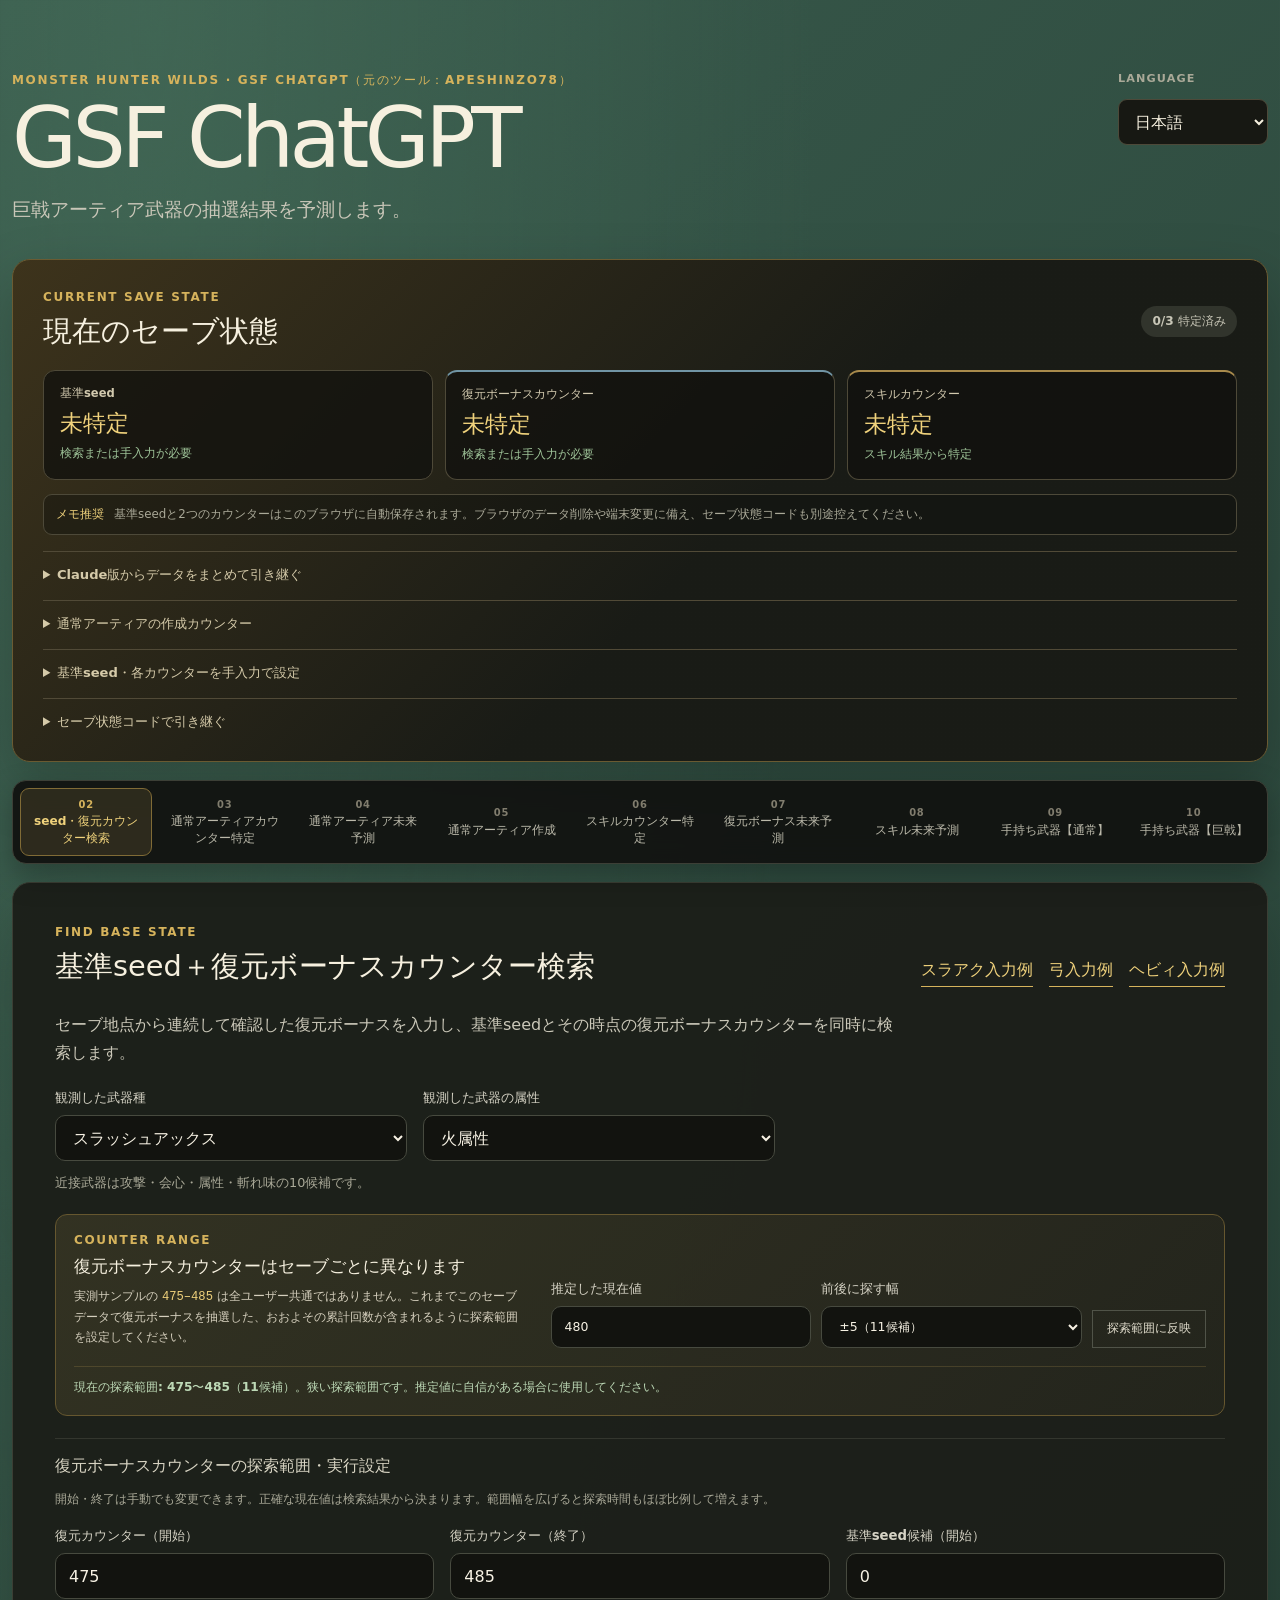
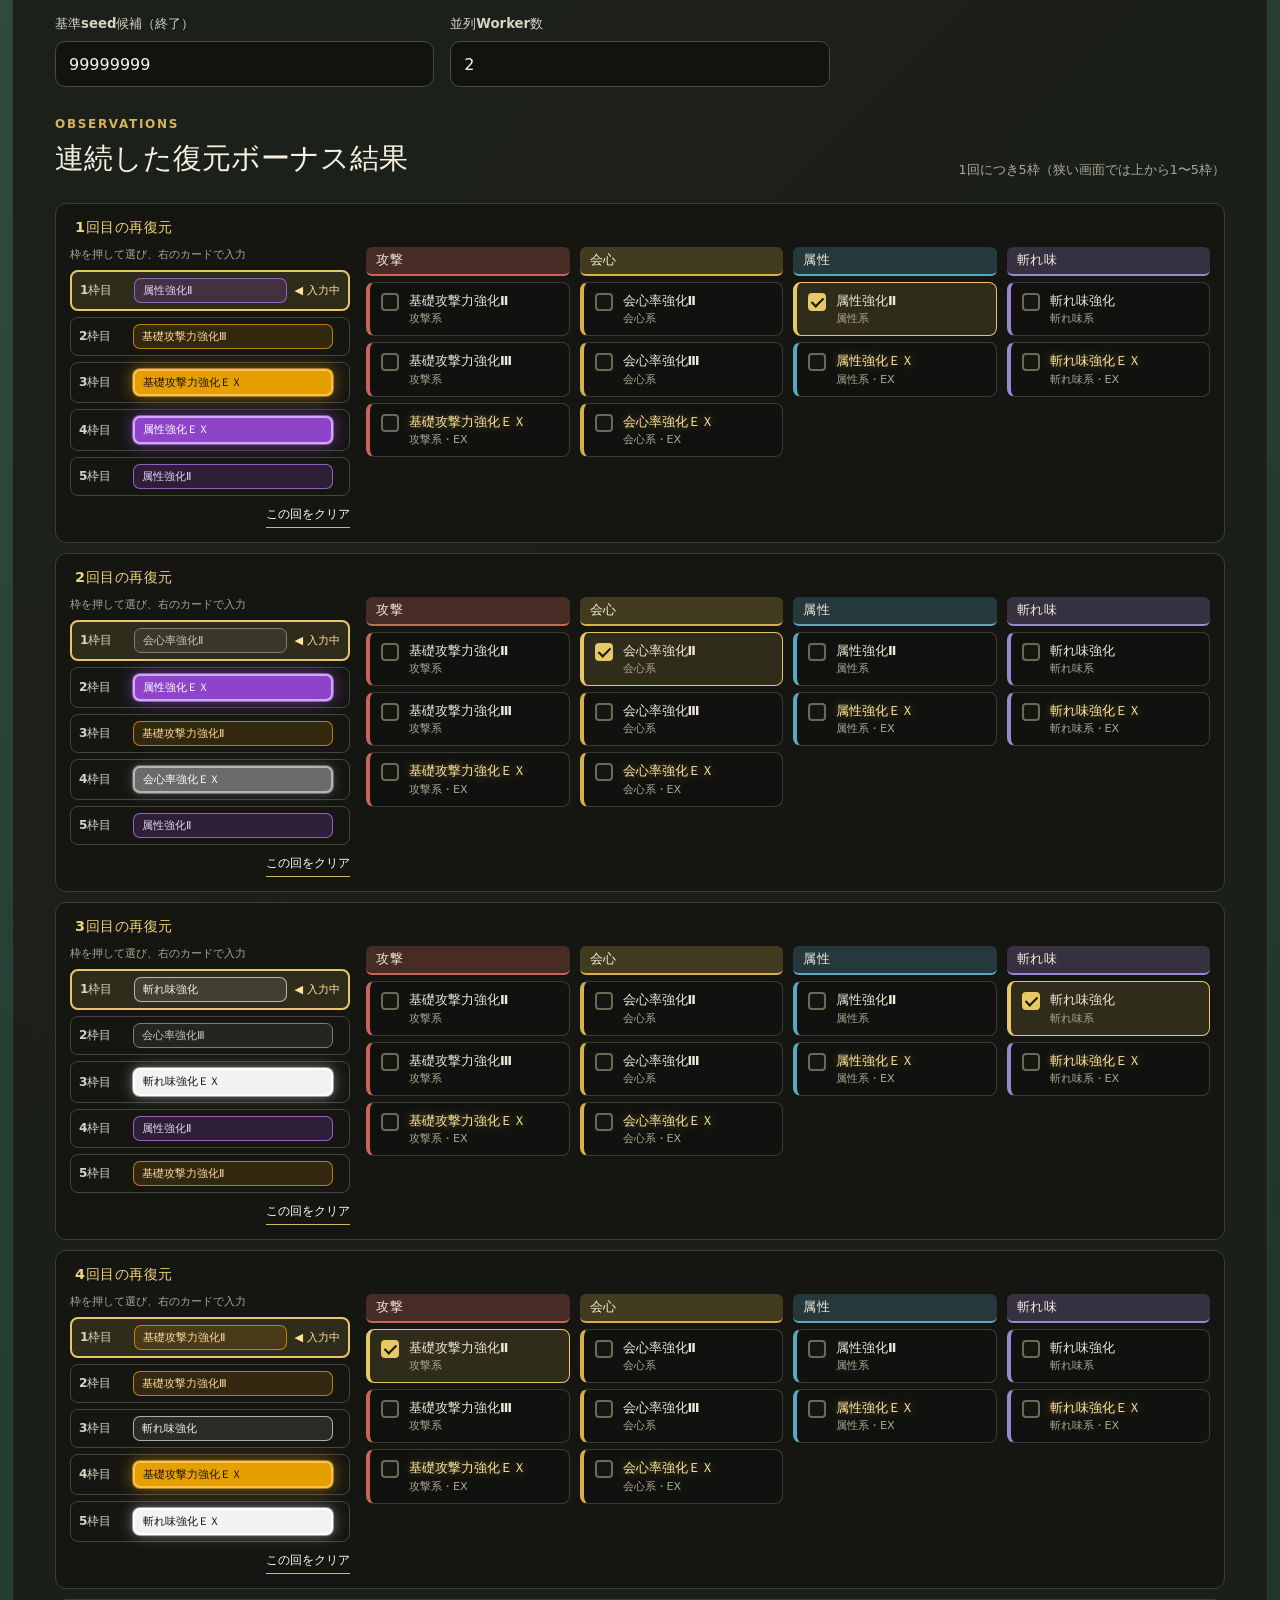
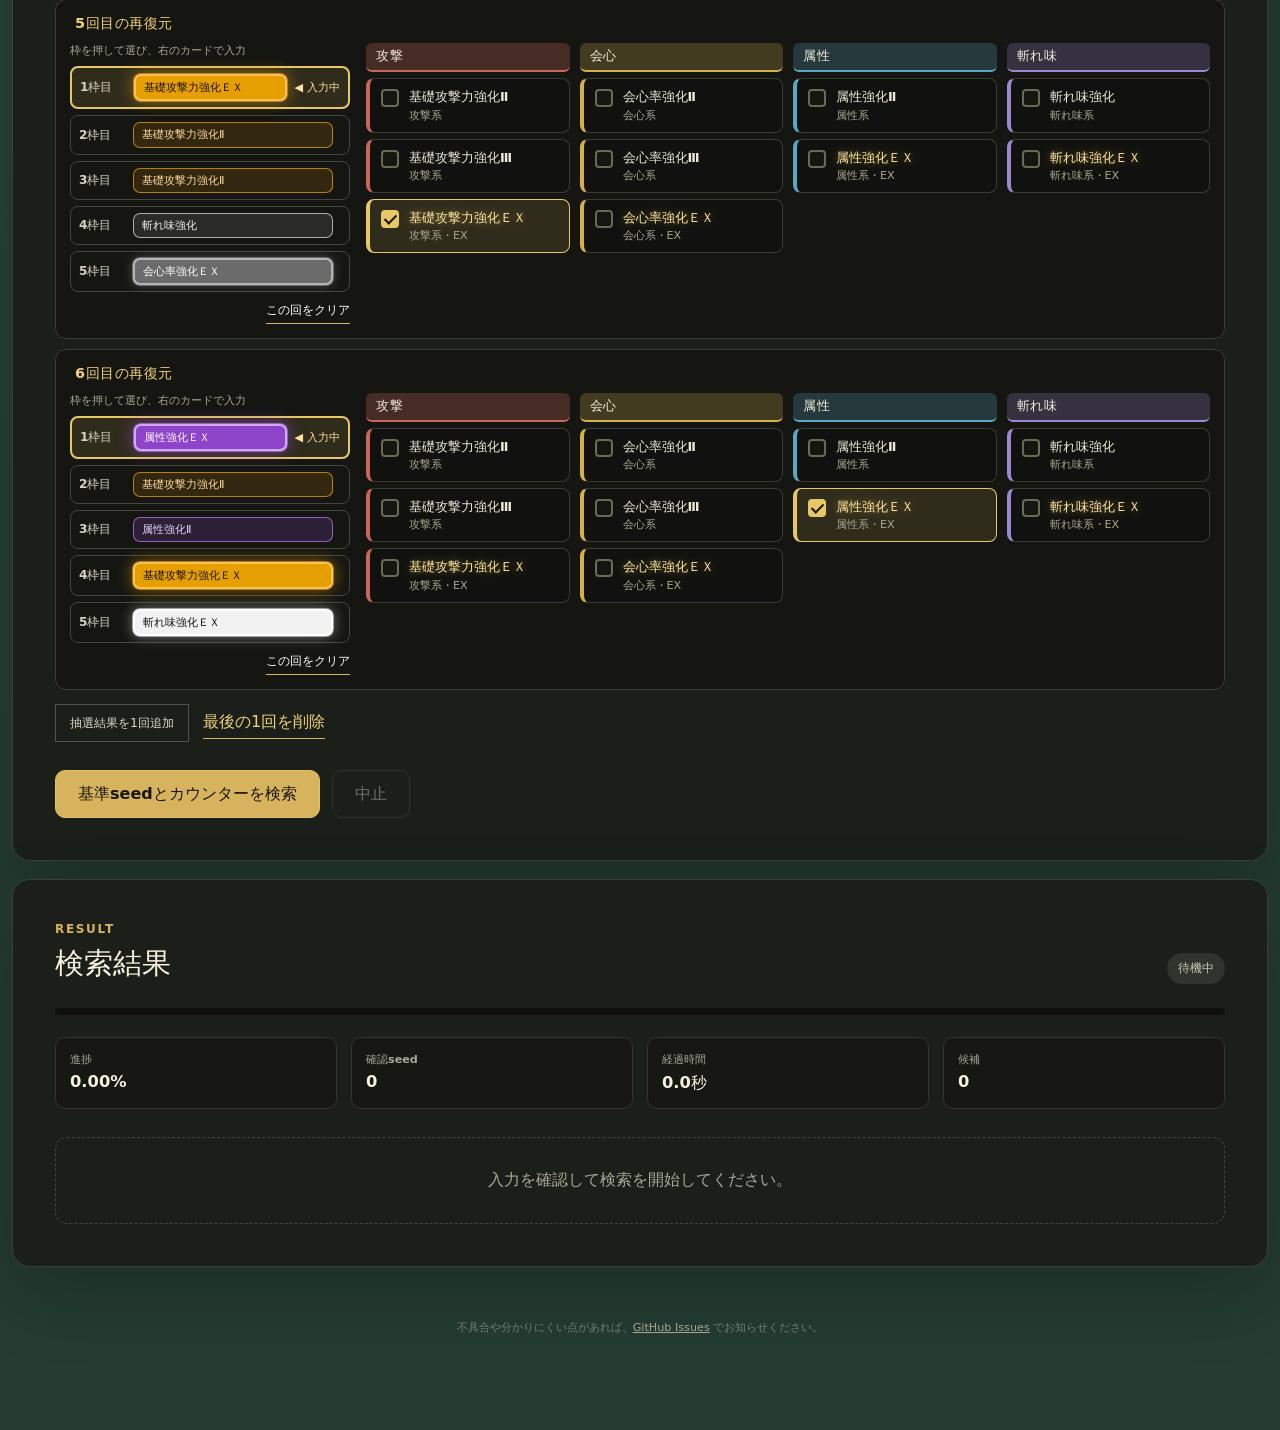
<file: index.html>
<!doctype html>
<html lang="ja">
  <head>
    <meta charset="utf-8" />
    <meta name="viewport" content="width=device-width, initial-scale=1" />
    <meta name="color-scheme" content="light" />
    <title>GSF ChatGPT</title>
    <link rel="icon" href="./favicon.svg?v=chatgpt-c1" type="image/svg+xml" />
    <link rel="stylesheet" href="./styles.css?v=__BUILD_ID__" />
    <link rel="stylesheet" href="./chatgpt.css?v=skill-result-scope-20261030-1" />
    <link rel="stylesheet" href="./light-theme.css" />
  </head>
  <body class="theme-light">
    <main class="shell">
      <header class="hero">
        <div class="hero-copy">
          <p class="eyebrow">Monster Hunter Wilds · Browser tool</p>
          <h1>GSF ChatGPT</h1>
          <p class="lead">
            巨戟アーティア武器の抽選結果を予測します。
          </p>
        </div>
        <label class="language-picker" for="language-select">
          <span>Language</span>
          <select id="language-select" aria-label="Language">
            <option value="ja">日本語</option>
            <option value="en">English</option>
            <option value="zh-Hant">繁體中文</option>
          </select>
        </label>
      </header>

      <section class="save-state-panel" aria-labelledby="save-state-title">
        <div class="save-state-heading">
          <div>
            <p class="step">CURRENT SAVE STATE</p>
            <h2 id="save-state-title">現在のセーブ状態</h2>
          </div>
          <p id="save-state-summary" class="status-pill">未特定</p>
        </div>
        <div class="save-state-values">
          <article>
            <span>基準seed</span>
            <strong id="state-base-seed">未特定</strong>
            <small id="state-base-seed-status">検索または手入力が必要</small>
          </article>
          <article class="bonus-counter-state">
            <span>復元ボーナスカウンター</span>
            <strong id="state-bonus-counter">未特定</strong>
            <small id="state-bonus-counter-status">検索または手入力が必要</small>
          </article>
          <article class="skill-counter-state">
            <span>スキルカウンター</span>
            <strong id="state-skill-counter">未特定</strong>
            <small id="state-skill-counter-status">スキル結果から特定</small>
          </article>
        </div>
        <p class="storage-note"><strong>メモ推奨</strong><span>基準seedと2つのカウンターはこのブラウザに自動保存されます。ブラウザのデータ削除や端末変更に備え、セーブ状態コードも別途控えてください。</span></p>
        <details class="state-code-details artian-save-counter-details">
          <summary>通常アーティアの作成カウンター</summary>
          <p>武器種ごとに別のカウンターを使用します。同じ武器種の無属性・属性・状態異常では共通です。</p>
          <div id="save-state-artian-counter-overview-grid" class="artian-counter-overview-grid"></div>
        </details>
        <details class="state-code-details state-manual-details">
          <summary>基準seed・各カウンターを手入力で設定</summary>
          <p>
            すでに値が分かっている場合は、検索せずに現在のセーブ状態へ設定できます。
            分からないカウンターは空欄のままにできます。
          </p>
          <div class="continuation-controls manual-state-controls">
            <label>
              <span>基準seed</span>
              <input id="manual-state-base-seed" type="number" min="0" max="99999999" placeholder="0〜99,999,999" />
            </label>
            <label>
              <span>復元ボーナスカウンター</span>
              <input id="manual-state-bonus-counter" type="number" min="0" max="4294967295" placeholder="未特定なら空欄" />
            </label>
            <label>
              <span>スキルカウンター</span>
              <input id="manual-state-skill-counter" type="number" min="0" max="4294967295" placeholder="未特定なら空欄" />
            </label>
            <button id="apply-manual-state" class="secondary" type="button">現在の状態に設定</button>
          </div>
          <p id="manual-state-message" class="continuation-message" aria-live="polite"></p>
          <p id="manual-state-error" class="error" role="alert" hidden></p>
        </details>
        <details class="state-code-details">
          <summary>セーブ状態コードで引き継ぐ</summary>
          <p>
            状態コードは基準seedと特定済みカウンターをまとめた、このツール専用の引き継ぎコードです。
          </p>
          <div class="continuation-controls">
            <label>
              <span>セーブ状態コード</span>
              <input id="continuation-code" type="text" placeholder="GSF2-B86315169-G487-S188" />
            </label>
            <button id="open-continuation" class="secondary" type="button">状態を読み込む</button>
          </div>
          <p id="continuation-message" class="continuation-message" aria-live="polite"></p>
          <p id="continuation-error" class="error" role="alert" hidden></p>
        </details>
      </section>

      <nav class="app-tabs" aria-label="機能を選択">
        <button type="button" class="tab-button active" data-tab="guide" aria-selected="true"><span>01</span>使い方</button>
        <button type="button" class="tab-button" data-tab="search" aria-selected="false"><span>02</span>seed・復元カウンター検索</button>
        <button type="button" class="tab-button" data-tab="skill-search" aria-selected="false"><span>03</span>スキルカウンター特定</button>
        <button type="button" class="tab-button" data-tab="bonus-future" aria-selected="false"><span>04</span>復元ボーナス未来予測</button>
        <button type="button" class="tab-button" data-tab="skill-future" aria-selected="false"><span>05</span>スキル未来予測</button>
        <button type="button" class="tab-button" data-tab="artian-search" aria-selected="false"><span>06</span>通常アーティアカウンター特定</button>
        <button type="button" class="tab-button" data-tab="artian-future" aria-selected="false"><span>07</span>通常アーティア未来予測</button>
      </nav>

      <div class="tab-view" data-tab-view="search" hidden>
        <form id="search-form" class="panel">
          <div class="section-heading">
            <div><p class="step">FIND BASE STATE</p><h2>基準seed＋復元ボーナスカウンター検索</h2></div>
            <div class="sample-actions">
              <button type="button" id="load-sample" class="text-button">スラアク入力例</button>
              <button type="button" id="load-bow-sample" class="text-button">弓入力例</button>
              <button type="button" id="load-heavy-bowgun-sample" class="text-button">ヘビィ入力例</button>
            </div>
          </div>
          <p class="prediction-intro">セーブ地点から連続して確認した復元ボーナスを入力し、基準seedとその時点の復元ボーナスカウンターを同時に検索します。</p>
          <div class="field-grid basic-grid">
            <label><span>観測した武器種</span><select id="weapon-type" required></select></label>
            <label><span>観測した武器の属性</span><select id="attribute-force" required></select></label>
          </div>
          <p id="bonus-pool-note" class="pool-note"></p>
          <section class="counter-range-guide" aria-labelledby="counter-range-guide-title">
            <div><p class="step">COUNTER RANGE</p><h3 id="counter-range-guide-title">復元ボーナスカウンターはセーブごとに異なります</h3><p>実測サンプルの <code>475–485</code> は全ユーザー共通ではありません。これまでこのセーブデータで復元ボーナスを抽選した、おおよその累計回数が含まれるように探索範囲を設定してください。</p></div>
            <div class="counter-range-planner">
              <label><span>推定した現在値</span><input id="counter-estimate" type="number" min="0" max="4294967295" value="480" /></label>
              <label>
                <span>前後に探す幅</span>
                <select id="counter-radius">
                  <option value="5" selected>±5（11候補）</option>
                  <option value="25">±25（51候補）</option>
                  <option value="50">±50（101候補）</option>
                  <option value="250">±250（501候補・長時間）</option>
                  <option value="500">±500（1,001候補・非常に長時間）</option>
                  <option value="1000">±1000（2,001候補・非常に長時間）</option>
                </select>
              </label>
              <button id="apply-counter-estimate" class="secondary small-button" type="button">探索範囲に反映</button>
            </div>
            <p id="counter-range-summary" class="counter-range-summary" aria-live="polite"></p>
          </section>
          <section class="advanced visible-advanced" aria-labelledby="search-settings-title">
            <h3 id="search-settings-title" class="advanced-heading">復元ボーナスカウンターの探索範囲・実行設定</h3>
            <p class="advanced-note">開始・終了は手動でも変更できます。正確な現在値は検索結果から決まります。範囲幅を広げると探索時間もほぼ比例して増えます。</p>
            <div class="field-grid advanced-grid compact-grid">
              <label><span>復元カウンター（開始）</span><input id="counter-start" type="number" min="0" value="475" required /></label>
              <label><span>復元カウンター（終了）</span><input id="counter-end" type="number" min="0" value="485" required /></label>
              <label><span>基準seed候補（開始）</span><input id="seed-start" type="number" min="0" max="99999999" value="0" required /></label>
              <label><span>基準seed候補（終了）</span><input id="seed-end" type="number" min="0" max="99999999" value="99999999" required /></label>
              <label><span>並列Worker数</span><input id="worker-count" type="number" min="1" max="16" value="4" required /></label>
            </div>
          </section>
          <div class="section-heading observations-heading">
            <div><p class="step">OBSERVATIONS</p><h2>連続した復元ボーナス結果</h2></div>
            <p class="heading-note">1回につき5枠（狭い画面では上から1〜5枠）</p>
          </div>
          <div id="observation-rows" class="observation-rows"></div>
          <div class="observation-controls">
            <button type="button" id="add-observation" class="secondary small-button">抽選結果を1回追加</button>
            <button type="button" id="remove-observation" class="text-button">最後の1回を削除</button>
          </div>
          <p id="form-error" class="error" role="alert" hidden></p>
          <div class="actions"><button id="start-button" class="primary" type="submit">基準seedとカウンターを検索</button><button id="cancel-button" class="secondary" type="button" disabled>中止</button></div>
        </form>
        <section id="progress-panel" class="panel results-panel" aria-live="polite">
          <div class="section-heading"><div><p class="step">RESULT</p><h2>検索結果</h2></div><p id="status-text" class="status-pill">待機中</p></div>
          <div class="progress-track" aria-hidden="true"><div id="progress-bar" class="progress-bar"></div></div>
          <div class="metrics">
            <div><span>進捗</span><strong id="progress-value">0.00%</strong></div><div><span>確認seed</span><strong id="checked-value">0</strong></div><div><span>経過時間</span><strong id="elapsed-value">0.0秒</strong></div><div><span>候補</span><strong id="candidate-value">0</strong></div>
          </div>
          <div id="empty-result" class="empty-result">入力を確認して検索を開始してください。</div><ol id="candidate-list" class="candidate-list"></ol>
        </section>
      </div>

      <div class="tab-view" data-tab-view="skill-search" hidden>
        <section class="panel" aria-labelledby="skill-search-title">
          <div class="section-heading"><div><p class="step">FIND SKILL COUNTER</p><h2 id="skill-search-title">スキルカウンター特定</h2></div><p id="skill-status" class="status-pill">観測結果を入力してください</p></div>
          <p class="prediction-intro">現在の基準seedを使い、セーブ地点から連続して確認したシリーズ・グループスキルからスキルカウンターを特定します。復元ボーナスカウンターは変化しません。</p>
          <div class="dependency-state"><span>使用する基準seed</span><strong id="skill-search-base-seed">未特定</strong></div>
          <div class="field-grid skill-settings">
            <label><span>観測した武器種</span><select id="skill-weapon-type"></select></label><label><span>観測した属性</span><select id="skill-attribute-force"></select></label>
          </div>
          <div class="section-heading skill-observation-heading"><div><h3>連続したスキル再付与結果</h3><p>左がシリーズ、右がグループです。</p></div></div>
          <div id="skill-observation-rows" class="skill-observation-rows"></div>
          <div class="observation-controls"><button type="button" id="add-skill-observation" class="secondary small-button">スキル結果を1回追加</button><button type="button" id="remove-skill-observation" class="text-button">最後の1回を削除</button></div>
          <details class="advanced skill-advanced"><summary>スキルカウンターの探索範囲</summary><p class="advanced-note">通常は変更不要です。候補0件の場合に範囲を広げます。</p><div class="field-grid advanced-grid compact-grid"><label><span>カウンター候補（開始）</span><input id="skill-counter-start" type="number" min="0" value="0" /></label><label><span>カウンター候補（終了）</span><input id="skill-counter-end" type="number" min="0" value="100000" /></label></div></details>
          <div class="actions skill-actions"><button id="find-skill-position" class="primary" type="button">スキルカウンターを特定</button></div><p id="skill-error" class="error" role="alert" hidden></p>
        </section>
      </div>

      <div class="tab-view" data-tab-view="bonus-future" hidden>
        <section id="prediction-panel" class="panel prediction-panel">
          <div class="section-heading"><div><p id="bonus-future-kicker" class="step">RESET BONUSES FUTURE</p><h2>復元ボーナス未来予測</h2></div><p id="comparison-status" class="status-pill">状態と予測対象を設定してください</p></div>
          <aside class="artian-route-notice compact-route-notice" aria-labelledby="bonus-artian-route-title">
            <div class="artian-route-copy">
              <p class="step">CHOOSE A ROUTE</p>
              <h3 id="bonus-artian-route-title">系統構成は、通常アーティアから</h3>
              <p>攻撃×5、攻撃×4＋斬れ味×1、属性×4＋斬れ味×1は、「ボーナスをリセットして再復元」より通常アーティアの方が効率よく狙えます。まず通常アーティア未来予測を確認してください。</p>
              <p class="artian-route-efficiency">具体的な確率差は、<button class="text-button artian-tip-link" type="button" data-open-artian-tip>使い方のTIPで確認できます</button>。</p>
              <div class="artian-route-examples" aria-label="通常アーティア向きの構成例"><span>通常アーティア向き</span><strong>攻撃×5</strong><strong>攻撃×4＋斬れ味×1</strong><strong>属性×4＋斬れ味×1</strong></div>
            </div>
            <button class="secondary artian-route-button" type="button" data-open-artian-future>通常アーティア未来予測を開く</button>
          </aside>
          <section class="prediction-state-editor bonus-state-editor" aria-labelledby="bonus-state-title">
            <div><p class="step">PREDICTION ORIGIN</p><h3 id="bonus-state-title">予測の基準状態</h3></div>
            <div class="prediction-state-grid">
              <label><span>基準seed</span><input id="bonus-state-base-seed" type="number" min="0" max="99999999" placeholder="未特定" /></label>
              <label><span>復元ボーナスカウンター</span><input id="bonus-state-counter" type="number" min="0" max="4294967295" placeholder="未特定" /></label>
              <label class="preserved-state"><span>スキルカウンター</span><input id="bonus-state-skill-counter" type="text" value="未特定" readonly /><small>復元抽選では変化しません</small></label>
              <button id="apply-bonus-state" class="primary" type="button">この状態で予測</button>
            </div><p id="bonus-state-message" class="continuation-message" aria-live="polite"></p><p id="bonus-state-error" class="error" role="alert" hidden></p>
          </section>
          <section class="bonus-operation-section" aria-labelledby="bonus-operation-title">
            <div><p class="step">LOTTERY METHOD</p><h3 id="bonus-operation-title">ゲーム内で行う再復元</h3><p>まずリセットで希望の構成を探し、その構成を引き継いでEX厳選へ進めます。</p></div>
            <fieldset id="bonus-operation-selector" class="bonus-operation-selector">
              <legend class="sr-only">再復元の方法</legend>
              <label class="operation-card"><input id="bonus-operation-reset" type="radio" name="bonus-operation" value="reset" checked /><span><strong>ボーナスをリセットして再復元</strong><small>全候補から5枠の構成を抽選</small></span></label>
              <label class="operation-card"><input id="bonus-operation-keep" type="radio" name="bonus-operation" value="keep" /><span><strong>ボーナスを同じ構成で再復元</strong><small>5枠の系統を維持してII・III・EX等を抽選</small></span></label>
            </fieldset>
            <div id="keep-layout-panel" class="keep-layout-panel" hidden>
              <div class="keep-layout-heading"><div><h4>EX未厳選武器ごとの現在構成</h4><p>登録した各武器について、ゲーム画面の左から順に5枠の系統を選びます。II・III・EXの入力は不要です。</p></div><span id="keep-layout-source" class="status-pill">武器ごとに構成を入力</span></div>
              <p id="keep-layout-error" class="error" role="alert" hidden></p>
              <div id="keep-layout-inputs" class="keep-layout-inputs"></div>
              <p class="keep-layout-note">同じ武器種・属性でも、別の武器プロファイルとして複数登録できます。無属性武器とボウガンには属性系、弓には斬れ味・装填系の構成を使用できません。</p>
            </div>
          </section>
          <section class="comparison-section" aria-labelledby="comparison-title">
            <div class="section-heading comparison-heading"><div><p class="step">REGISTERED TARGETS</p><h2 id="comparison-title">登録した武器種・属性を一覧比較</h2></div><p id="comparison-target-capacity" class="status-pill">0/140件</p></div>
            <p class="prediction-intro">リセット抽選は武器種・属性が同じなら同じ結果です。「ボーナスを同じ構成で再復元」でEXを厳選する場合は、同じ武器種・属性の別武器も表示名を付けて複数登録できます。</p>
            <div class="field-grid comparison-settings target-registration-grid">
              <label><span>表示名（任意）</span><input id="comparison-target-label" type="text" maxlength="24" placeholder="例：火太刀" /></label><label><span>武器種</span><select id="comparison-weapon-type"></select></label><label><span>属性</span><select id="comparison-attribute-force"></select></label><label><span>表示する回数</span><input id="comparison-count" type="number" min="1" max="10000" value="100" placeholder="1〜10,000" /></label>
            </div>
            <div class="comparison-actions"><button id="add-comparison-target" class="secondary small-button" type="button">この組み合わせを登録</button><button id="clear-comparison-targets" class="text-button" type="button">登録をすべて削除</button></div>
            <p class="registration-load-note">最大140件まで登録できます。登録数や表示回数が多いほど、計算と表示に時間がかかります。</p>
            <p class="target-reorder-hint">登録済みのタグまたは結果表の見出しをドラッグすると、表示順を変更できます。</p>
            <div id="comparison-target-list" class="comparison-target-list" aria-live="polite"></div><p id="comparison-error" class="error" role="alert" hidden></p>
            <div class="bonus-ex-filter-settings"><div><h3>EX数で絞り込む</h3><p>いずれかの登録武器が最低EX数を満たす行だけ表示します。</p></div><label><span>最低EX数</span><select id="bonus-ex-filter-count"><option value="1">1個以上</option><option value="2">2個以上</option><option value="3" selected>3個以上</option><option value="4">4個以上</option><option value="5">5個</option></select></label><label class="checkbox-label bonus-ex-filter-toggle"><input id="bonus-ex-filter-enabled" type="checkbox" /><span>条件に合う行だけ表示</span></label></div>
            <div class="prediction-export-actions bonus-export-actions"><button id="export-bonus-csv" class="secondary small-button" type="button" disabled>検索結果をCSV出力</button><p id="bonus-export-status" aria-live="polite">1カウンターを1行にし、登録武器ごとに5枠分の列を追加します。EX絞り込みがONの場合は、条件に合う行をすべて出力します。</p></div>
            <p class="adoption-note">「この位置を新しい0にする」は、ゲーム内でその結果まで進めてセーブした場合に使用してください。リセット結果の「この構成でEX厳選へ」は、保存後カウンターと5枠構成をまとめて引き継ぎます。</p>
            <div id="comparison-pager" class="table-pager" aria-label="復元ボーナス結果のページ" hidden><button id="comparison-page-prev" class="secondary small-button" type="button">前の100件</button><span id="comparison-page-status" aria-live="polite"></span><button id="comparison-page-next" class="secondary small-button" type="button">次の100件</button></div>
            <div id="comparison-table-wrap" class="prediction-table-wrap" hidden><table class="prediction-table comparison-table"><thead><tr id="comparison-header-row"></tr></thead><tbody id="comparison-rows"></tbody></table></div>
          </section>
          <section class="detail-prediction-section" aria-labelledby="detail-prediction-title">
            <div class="section-heading"><div><p class="step">DETAIL FILTER</p><h2 id="detail-prediction-title">1条件を詳しく絞り込む</h2></div><p id="prediction-status" class="status-pill">状態待ち</p></div>
            <div class="prediction-source" aria-label="予測の起点"><div><span>基準seed</span><strong id="prediction-seed">—</strong></div><div><span>現在地点</span><strong id="prediction-origin">0</strong></div></div>
            <div class="field-grid prediction-settings"><label><span>予測する武器種</span><select id="prediction-weapon-type"></select></label><label><span>予測する属性</span><select id="prediction-attribute-force"></select></label><label><span>表示する回数</span><input id="prediction-count" type="number" min="1" max="10000" value="100" placeholder="1〜10,000" /></label></div>
            <p id="prediction-pool-note" class="pool-note"></p>
            <div class="prediction-filter-heading"><div><h3>希望ボーナス</h3><p id="prediction-filter-description"><span id="prediction-filter-description-text">「ボーナスをリセットして再復元」で欲しい系統構成を順不同で探します。例：攻撃×4＋斬れ味×1</span><span id="prediction-filter-artian-hint">。系統構成だけを狙う場合は、ほとんどの構成で通常アーティアの方が効率的です。詳しくは<button class="text-button artian-tip-link" type="button" data-open-artian-tip>使い方のTIPS</button>をご覧ください。</span></p></div><div class="prediction-filter-actions"><label class="checkbox-label"><input id="prediction-ignore-tier" type="checkbox" checked /><span>強化段階を区別しない（系統構成を順不同で検索）</span></label><label class="checkbox-label"><input id="prediction-matches-only" type="checkbox" checked /><span>一致結果だけ表示</span></label></div></div>
            <div id="prediction-filters" class="prediction-filter-grid"></div><p id="prediction-error" class="error" role="alert" hidden></p>
            <div id="prediction-pager" class="table-pager" aria-label="詳細予測結果のページ" hidden><button id="prediction-page-prev" class="secondary small-button" type="button">前の100件</button><span id="prediction-page-status" aria-live="polite"></span><button id="prediction-page-next" class="secondary small-button" type="button">次の100件</button></div>
            <div class="prediction-table-wrap"><table class="prediction-table"><thead><tr><th>何回先</th><th>保存後の状態</th><th>1枠目</th><th>2枠目</th><th>3枠目</th><th>4枠目</th><th>5枠目</th></tr></thead><tbody id="prediction-rows"></tbody></table></div>
          </section>
        </section>
      </div>

      <div class="tab-view" data-tab-view="skill-future" hidden>
        <section class="panel skill-prediction-section" aria-labelledby="skill-prediction-title">
          <div class="section-heading skill-section-heading"><div><p class="step">SKILLS FUTURE</p><h2 id="skill-prediction-title">スキル未来予測</h2></div><p id="skill-future-status" class="status-pill">状態と予測対象を設定してください</p></div>
          <section class="prediction-state-editor skill-state-editor" aria-labelledby="skill-state-title">
            <div><p class="step">PREDICTION ORIGIN</p><h3 id="skill-state-title">予測の基準状態</h3></div>
            <div class="prediction-state-grid">
              <label><span>基準seed</span><input id="skill-state-base-seed" type="number" min="0" max="99999999" placeholder="未特定" /></label><label><span>スキルカウンター</span><input id="skill-state-counter" type="number" min="0" max="4294967295" placeholder="未特定" /></label><label class="preserved-state"><span>復元ボーナスカウンター</span><input id="skill-state-bonus-counter" type="text" value="未特定" readonly /><small>スキル抽選では変化しません</small></label><button id="apply-skill-state" class="primary" type="button">この状態で予測</button>
            </div><p id="skill-state-message" class="continuation-message" aria-live="polite"></p><p id="skill-state-error" class="error" role="alert" hidden></p>
          </section>
          <section class="comparison-section" aria-labelledby="skill-targets-title">
            <div class="section-heading comparison-heading"><div><p class="step">REGISTERED TARGETS</p><h2 id="skill-targets-title">登録した武器種・属性を一覧比較</h2></div><p id="skill-target-capacity" class="status-pill">0/140件</p></div>
            <div class="field-grid comparison-settings target-registration-grid">
              <label><span>表示名（任意）</span><input id="skill-target-label" type="text" maxlength="24" placeholder="例：火太刀" /></label><label><span>武器種</span><select id="skill-target-weapon-type"></select></label><label><span>属性</span><select id="skill-target-attribute-force"></select></label><label><span>表示する回数</span><input id="skill-prediction-count" type="number" min="1" max="10000" value="100" placeholder="1〜10,000" /></label>
            </div>
            <div class="comparison-actions"><button id="add-skill-target" class="secondary small-button" type="button">この組み合わせを登録</button><button id="clear-skill-targets" class="text-button" type="button">登録をすべて削除</button></div>
            <p class="registration-load-note">最大140件まで登録できます。登録数や表示回数が多いほど、計算と表示に時間がかかります。</p>
            <p class="target-reorder-hint">登録済みのタグまたは結果表の見出しをドラッグすると、表示順を変更できます。</p>
            <div id="skill-target-list" class="comparison-target-list" aria-live="polite"></div><p id="skill-target-error" class="error" role="alert" hidden></p>
          </section>
          <section class="skill-filter-settings" aria-labelledby="skill-filter-title">
            <div class="skill-filter-intro"><h3 id="skill-filter-title">当たり強調・条件一致だけ表示</h3><p>シリーズの複数選択はORで判定します。同じ条件を強調表示と行の絞り込みに使用します。</p></div>
            <label><span>グループスキル</span><select id="skill-filter-group"></select></label>
            <label><span>シリーズ群との条件</span><select id="skill-filter-operator"><option value="and" selected>AND（両方一致）</option><option value="or">OR（どちらか一致）</option></select></label>
            <fieldset class="skill-filter-series"><legend>シリーズスキル（複数選択はOR）</legend><div id="skill-filter-series-options" class="skill-filter-series-options"></div></fieldset>
            <div class="skill-filter-actions"><label class="checkbox-label skill-filter-toggle"><input id="skill-highlight-enabled" type="checkbox" checked /><span>条件に合う要素だけ強調表示</span></label><label class="checkbox-label skill-filter-toggle"><input id="skill-filter-enabled" type="checkbox" /><span>条件に合う行だけ表示</span></label></div>
          </section>
          <div class="prediction-export-actions">
            <button id="export-skill-csv" class="secondary small-button" type="button" disabled>検索結果をCSV出力</button>
            <p id="skill-export-status" aria-live="polite">1カウンターを1行にし、登録武器ごとにシリーズ・グループの列を追加します。フィルターがONの場合は、条件に合う行をすべて出力します。</p>
          </div>
          <p class="adoption-note">スキル結果を採用してセーブした場合は、その行を新しい0地点にできます。復元ボーナスカウンターは維持されます。</p>
          <p class="pool-note">激化で変わる特徴は属性も含めて表示します。ボウガンは主な弾の変化を表示し、装填数の±は巨戟化前からの増減です。確認元：<a href="https://kuroyonhon.com/mhwilds/memo/38.php" target="_blank" rel="noopener noreferrer">検証資料</a>・<a href="https://gamewith.jp/mhwilds/534657" target="_blank" rel="noopener noreferrer">GameWith</a></p>
          <div id="skill-pager" class="table-pager" aria-label="スキル結果のページ" hidden><button id="skill-page-prev" class="secondary small-button" type="button">前の100件</button><span id="skill-page-status" aria-live="polite"></span><button id="skill-page-next" class="secondary small-button" type="button">次の100件</button></div>
          <div id="skill-table-wrap" class="prediction-table-wrap" hidden><table class="prediction-table skill-prediction-table"><thead><tr id="skill-prediction-header-row"></tr></thead><tbody id="skill-prediction-rows"></tbody></table></div>
        </section>
      </div>

      <div class="tab-view" data-tab-view="artian-search" hidden>
        <section class="panel artian-base-section" aria-labelledby="artian-search-title">
          <div class="section-heading artian-base-heading">
            <div><p class="step">BASE ARTIAN COUNTER SEARCH</p><h2 id="artian-search-title">通常アーティアカウンター特定</h2></div>
            <p class="status-pill">レア8専用</p>
          </div>
          <div class="artian-beta-notice">
            <strong>武器種ごとに特定</strong>
            <p>通常アーティアの作成カウンターは武器種ごとに別管理です。同じ武器種であれば、無属性・属性・状態異常で共通のカウンターを使用します。</p>
          </div>

          <section class="artian-settings-section" aria-labelledby="artian-search-target-title">
            <div class="section-heading compact-heading"><div><p class="step">TARGET</p><h3 id="artian-search-target-title">観測した通常アーティア武器</h3></div></div>
            <div class="field-grid artian-search-target-grid">
              <label><span>武器種</span><select id="artian-search-weapon-type"></select></label>
              <label><span>属性の有無</span><select id="artian-search-attribute-force"></select></label>
              <div class="fixed-field"><span>対象レア度</span><strong>レア8（固定）</strong></div>
            </div>
            <p id="artian-search-weapon-verification" class="pool-note"></p>
          </section>

          <section id="artian-counter-search" class="artian-counter-search" aria-labelledby="artian-counter-search-title">
            <div class="section-heading compact-heading"><div><p class="step">FIND CREATE COUNTER</p><h3 id="artian-counter-search-title">作成結果からカウンターを特定</h3></div></div>
            <p class="prediction-intro">上で選んだ武器種・属性の有無をそろえてレア8武器を連続生産し、毎回の復元強化5枠を入力します。確認後に元の状態へ戻す場合は、セーブせずにゲームを終了してください。</p>
            <div class="field-grid artian-search-range">
              <label><span>カウンター候補（開始）</span><input id="artian-counter-start" type="number" min="0" max="1000000" value="0" /></label>
              <label><span>カウンター候補（終了）</span><input id="artian-counter-end" type="number" min="0" max="1000000" value="100000" /></label>
            </div>
            <div id="artian-observation-rows" class="observation-rows artian-observation-rows"></div>
            <div class="observation-controls"><button id="add-artian-observation" class="secondary small-button" type="button">作成結果を1回追加</button><button id="remove-artian-observation" class="text-button" type="button">最後の1回を削除</button></div>
            <div class="actions artian-search-actions"><button id="find-artian-counter" class="primary" type="button">作成カウンターを検索</button><button id="open-artian-future-from-search" class="secondary" type="button" data-open-artian-future disabled>このカウンターで未来予測へ</button></div>
            <p id="artian-search-error" class="error" role="alert" hidden></p>
            <p id="artian-search-message" class="continuation-message" aria-live="polite"></p>
            <div id="artian-counter-candidates" class="artian-counter-candidates" aria-live="polite"></div>
          </section>
        </section>
      </div>

      <div class="tab-view" data-tab-view="artian-future" hidden>
        <section class="panel artian-base-section" aria-labelledby="artian-base-title">
          <div class="section-heading artian-base-heading">
            <div><p class="step">BASE ARTIAN FORECAST</p><h2 id="artian-base-title">通常アーティア未来予測</h2></div>
            <p id="artian-base-status" class="status-pill">基準seedと作成カウンターを設定してください</p>
          </div>
          <p class="prediction-intro">通常アーティア武器の作成カウンターは、武器種ごとに別管理です。同じ武器種であれば、無属性・属性・状態異常で共通のカウンターを使用します。レア8武器を1本生産すると、その武器種のカウンターだけが1つ進みます。</p>
          <div class="artian-counter-jump">
            <div><strong>作成カウンターが分からない場合</strong><span>実際の作成結果から現在位置を検索できます。</span></div>
            <button class="secondary small-button" type="button" data-open-artian-counter-search>カウンターを特定する</button>
          </div>

          <section class="artian-origin-card" aria-labelledby="artian-origin-title">
            <div><p class="step">PREDICTION ORIGIN</p><h3 id="artian-origin-title">予測の基準状態</h3></div>
            <div class="artian-origin-values">
              <div><span>共通の基準seed</span><strong id="artian-base-seed">未特定</strong><small>上部の現在のセーブ状態と共通</small></div>
              <div><span>選択中の作成カウンター</span><strong id="artian-base-current-counter">未特定</strong><small id="artian-base-counter-source">武器種ごとに設定（レア8）</small></div>
            </div>
            <div class="artian-counter-overview">
              <div class="artian-counter-overview-heading"><strong>武器種別の作成カウンター</strong><small>属性・無属性で共通（レア8）</small></div>
              <div id="artian-counter-overview-grid" class="artian-counter-overview-grid"></div>
            </div>
          </section>

          <section class="artian-settings-section" aria-labelledby="artian-settings-title">
            <div class="section-heading compact-heading"><div><p class="step">TARGET</p><h3 id="artian-settings-title">予測する通常アーティア武器</h3></div></div>
            <div class="field-grid artian-settings-grid">
              <label><span>武器種</span><select id="artian-base-weapon-type"></select></label>
              <label><span>属性の有無</span><select id="artian-base-attribute-force"></select></label>
              <div class="fixed-field"><span>対象レア度</span><strong>レア8（固定）</strong></div>
              <label><span>現在の作成カウンター</span><input id="artian-base-counter" type="number" min="0" max="1000000" placeholder="未特定" /></label>
              <label><span>表示する本数</span><input id="artian-base-count" type="number" min="1" max="10000" value="100" placeholder="1〜10,000" /></label>
            </div>
            <p id="artian-weapon-verification" class="pool-note"></p>
            <div class="comparison-actions"><button id="apply-artian-base-counter" class="primary small-button" type="button">このカウンターで予測</button><button id="export-artian-base-csv" class="secondary small-button" type="button" disabled>検索結果をCSV出力</button></div>
            <p id="artian-base-error" class="error" role="alert" hidden></p>
          </section>

          <section class="artian-results" aria-labelledby="artian-results-title">
            <div class="section-heading compact-heading"><div><p class="step">FORECAST</p><h3 id="artian-results-title">復元ボーナス予測結果</h3></div></div>
            <div class="artian-result-filter">
              <div class="prediction-filter-heading">
                <div><h4>希望する復元ボーナス</h4><p>5枠を順不同で指定します。指定なしを残した枠は条件に含めません。</p></div>
                <label class="checkbox-label"><input id="artian-filter-enabled" type="checkbox" /><span>一致結果だけ表示</span></label>
              </div>
              <div id="artian-filter-grid" class="prediction-filter-grid"></div>
            </div>
            <p id="artian-base-empty" class="empty-result">現在の作成カウンターを入力するか、下の作成結果から検索すると、ここに各武器の復元ボーナス5枠を表示します。</p>
            <p class="adoption-note">「ここを0にする」は、ゲーム内でその本数まで生産してセーブした場合に使用してください。</p>
            <div id="artian-base-pager" class="table-pager" aria-label="通常アーティア結果のページ" hidden><button id="artian-base-page-prev" class="secondary small-button" type="button">前の100件</button><span id="artian-base-page-status" aria-live="polite"></span><button id="artian-base-page-next" class="secondary small-button" type="button">次の100件</button></div>
            <div id="artian-base-table-wrap" class="prediction-table-wrap" hidden>
              <table class="prediction-table artian-base-table">
                <thead><tr><th>何本先</th><th>作成前カウンター</th><th>保存後の作成カウンター</th><th>1枠目</th><th>2枠目</th><th>3枠目</th><th>4枠目</th><th>5枠目</th></tr></thead>
                <tbody id="artian-base-rows"></tbody>
              </table>
            </div>
          </section>

        </section>
      </div>
      <footer class="site-footer">
        <p>不具合や分かりにくい点があれば、<a href="https://github.com/apeshinzo78/GogmaSeedFinder/issues" target="_blank" rel="noreferrer">GitHub Issues</a> でお知らせください。</p>
      </footer>
    </main>
    <aside id="save-feedback" class="save-feedback" role="status" aria-live="polite" aria-atomic="true" hidden>
      <div class="save-feedback-icon" aria-hidden="true">✓</div>
      <div class="save-feedback-copy">
        <strong id="save-feedback-title">保存しました</strong>
        <div id="save-feedback-messages"></div>
      </div>
      <button id="close-save-feedback" class="save-feedback-close" type="button" aria-label="通知を閉じる">×</button>
    </aside>
    <script type="module" src="./app.js?v=skill-result-scope-20261030-1"></script>
    <script type="module" src="./data-transfer.js?v=2"></script>
  </body>
</html>
</file>
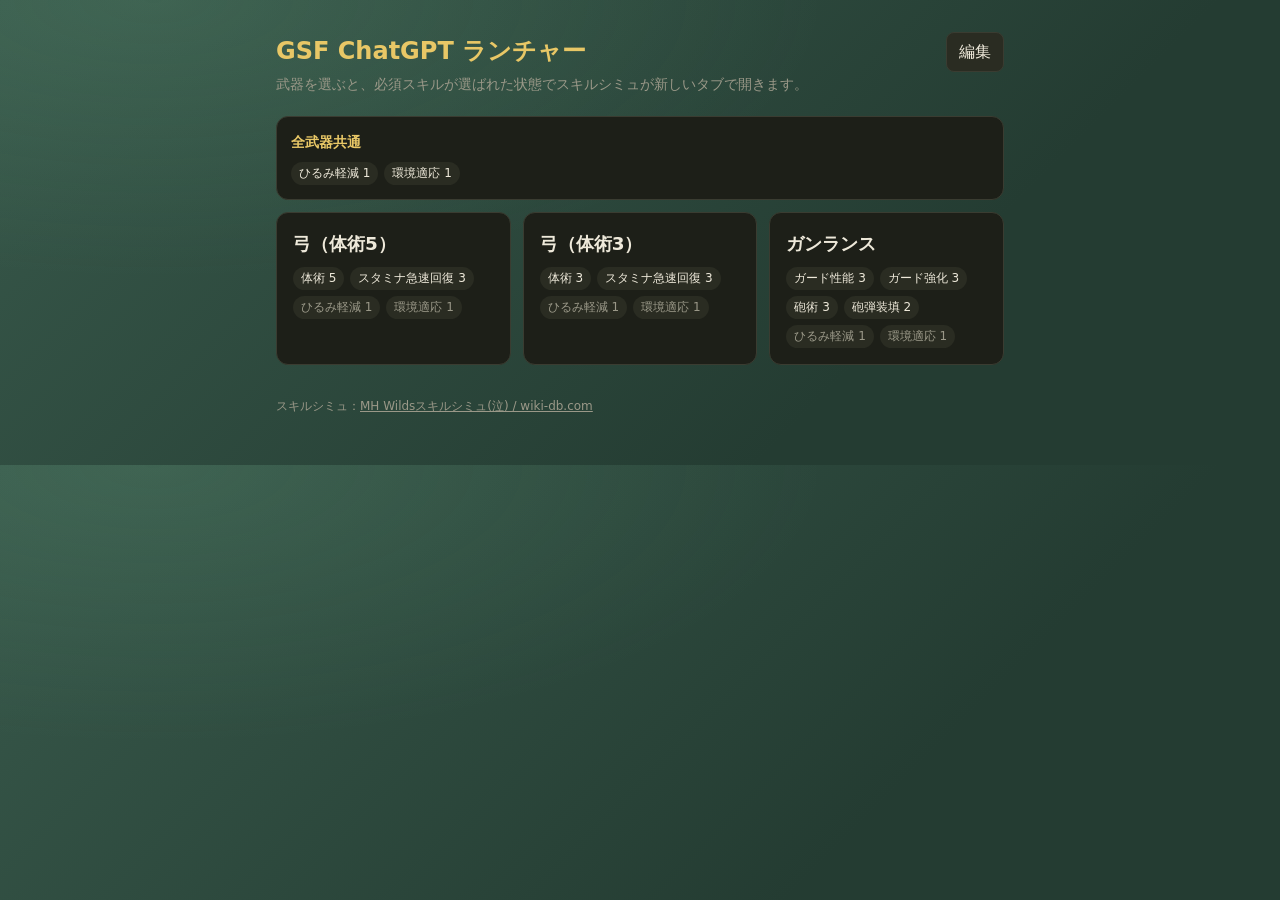
<file: launcher.html>
<!doctype html>
<html lang="ja">
<head>
<meta charset="utf-8">
<meta name="viewport" content="width=device-width, initial-scale=1">
<title>GSF ChatGPT ランチャー</title>
<style>
  :root {
    --bg: #14150f;
    --panel: #1d1f18;
    --line: #3a3c31;
    --text: #eee9da;
    --muted: #9a9888;
    --gold: #e8c766;
    --chip: #2a2c22;
    --danger: #e0806b;
  }
  * { box-sizing: border-box; }
  body {
    margin: 0;
    background: var(--bg);
    color: var(--text);
    font-family: system-ui, -apple-system, "Segoe UI", "Hiragino Sans", "Yu Gothic UI", sans-serif;
    line-height: 1.6;
  }
  main { max-width: 760px; margin: 0 auto; padding: 32px 16px 48px; }
  header { display: flex; align-items: flex-start; justify-content: space-between; gap: 12px; margin-bottom: 20px; }
  h1 { margin: 0 0 4px; font-size: 1.5rem; color: var(--gold); }
  .lead { margin: 0; color: var(--muted); font-size: 0.85rem; }
  button, select, input {
    font: inherit;
    color: var(--text);
    background: var(--chip);
    border: 1px solid var(--line);
    border-radius: 8px;
  }
  button { padding: 6px 12px; cursor: pointer; white-space: nowrap; }
  button:hover { border-color: var(--gold); }
  button.primary { background: var(--gold); color: #1a1a1a; border-color: var(--gold); font-weight: 700; }
  button.danger { color: var(--danger); }
  button.small { padding: 2px 8px; font-size: 0.8rem; }
  select, input { padding: 6px 8px; min-width: 0; }
  .panel {
    margin-bottom: 12px;
    padding: 14px;
    border: 1px solid var(--line);
    border-radius: 12px;
    background: var(--panel);
  }
  .panel-title { font-weight: 700; color: var(--gold); margin-bottom: 8px; font-size: 0.9rem; }
  .grid { display: grid; grid-template-columns: repeat(auto-fill, minmax(220px, 1fr)); gap: 12px; }
  a.card {
    display: block;
    padding: 16px;
    border: 1px solid var(--line);
    border-radius: 12px;
    background: var(--panel);
    color: inherit;
    text-decoration: none;
    transition: border-color 0.15s, transform 0.15s;
  }
  a.card:hover, a.card:focus-visible { border-color: var(--gold); transform: translateY(-2px); outline: none; }
  .name { font-size: 1.15rem; font-weight: 700; margin-bottom: 8px; }
  .chips { display: flex; flex-wrap: wrap; gap: 6px; }
  .chip { padding: 2px 8px; border-radius: 999px; background: var(--chip); font-size: 0.75rem; white-space: nowrap; }
  .chip.common-skill { color: var(--muted); }
  .row { display: flex; gap: 6px; align-items: center; margin-bottom: 6px; }
  .row .skill-select { flex: 1; }
  .name-input { width: 100%; margin-bottom: 10px; font-weight: 700; }
  .actions { display: flex; flex-wrap: wrap; gap: 8px; margin-top: 8px; }
  .note { color: var(--muted); font-size: 0.8rem; margin: 8px 0 0; }
  footer { margin-top: 32px; color: var(--muted); font-size: 0.75rem; }
  footer a { color: var(--muted); }
</style>
<link rel="stylesheet" href="./light-theme.css">
</head>
<body class="theme-light">
<main>
  <header>
    <div>
      <h1>GSF ChatGPT ランチャー</h1>
      <p class="lead" id="lead"></p>
    </div>
    <button id="toggle-edit"></button>
  </header>
  <div id="app"></div>
  <footer>
    スキルシミュ：<a href="https://mhwilds.wiki-db.com/sim/" target="_blank" rel="noopener">MH Wildsスキルシミュ(泣) / wiki-db.com</a>
  </footer>
</main>

<script>
  // 最初に入っているプリセット（このブラウザでまだ編集していないときに使われる）
  const DEFAULT_SETTINGS = {
    common: ["ひるみ軽減Lv1", "環境適応Lv1"],
    presets: [
      { name: "弓（体術5）", skills: ["体術Lv5", "スタミナ急速回復Lv3"] },
      { name: "弓（体術3）", skills: ["体術Lv3", "スタミナ急速回復Lv3"] },
      { name: "ガンランス", skills: ["ガード性能Lv3", "ガード強化Lv3", "砲術Lv3", "砲弾装填Lv2"] },
    ],
  };

  // スキルシミュで選べるスキルと最大レベル
  const SKILLS = Object.fromEntries(["環境利用の知識:3","体術:5","スタミナ急速回復:3","ランナー:3","腹減り耐性:3","威嚇:3","飛び込み:1","ジャンプ鉄人:1","クライマー:1","植生学:4","地質学:3","昆虫標本の達人:1","ハンター生活:1","体力回復量ＵＰ:3","早食い:3","広域化:5","整備:5","ボマー:3","キノコ大好き:3","アイテム使用強化:3","満足感:3","閃光強化:1","精霊の加護:3","回復速度:3","回避性能:5","回避距離ＵＰ:3","納刀術:3","ひるみ軽減:3","緩衝:1","毒耐性:3","麻痺耐性:3","睡眠耐性:3","防御力ＤＯＷＮ耐性:3","属性やられ耐性:3","気絶耐性:3","裂傷耐性:3","拘束耐性:3","爆破やられ耐性:3","悪臭耐性:2","環境適応:2","無我の境地:3","耳栓:3","風圧耐性:3","耐震:3","水場・油泥適応:2","防御:7","火耐性:3","水耐性:3","雷耐性:3","氷耐性:3","龍耐性:3","オトモへの采配:5","研鑽:1","属性変換:3","鎖刃刺撃:5","破壊王:3","災禍転福:3","属性吸収:3","逆恨み:5","巧撃:5","フルチャージ:5","逆襲:3","弱点特効:5","渾身:3","挑戦者:5","力の解放:5","火事場力:5","連撃:5","攻勢:5","急襲:3","攻撃:5","攻めの守勢:3","見切り:5","超会心:5","抜刀術【技】:3","火属性攻撃強化:3","水属性攻撃強化:3","氷属性攻撃強化:3","雷属性攻撃強化:3","龍属性攻撃強化:3","毒属性強化:3","麻痺属性強化:3","睡眠属性強化:3","爆破属性強化:3","会心撃【属性】:3","会心撃【特殊】:3","チャージマスター:3","匠:5","業物:3","剛刃研磨:3","心眼:3","鈍器使い:3","達人芸:1","通常弾・通常矢強化:1","貫通弾・竜の矢強化:1","散弾・剛射強化:1","弾導強化:3","速射強化:1","ファーストショット:3","フォースショット:3","特殊射撃強化:2","毒ビン追加:1","麻痺ビン追加:1","睡眠ビン追加:1","爆破ビン追加:1","減気ビン追加:1","集中:3","強化持続:3","抜刀術【力】:3","ＫＯ術:3","スタミナ奪取:3","砲術:3","高速変形:3","笛吹き名人:2","溜打強化:1","飛燕:1","毒ダメージ強化:1","ガード性能:3","ガード強化:3","砲弾装填:2","砥石使用高速化:2"].map((s) => { const [name, max] = s.split(":"); return [name, Number(max)]; }));
  const SKILL_NAMES = Object.keys(SKILLS);

  const SIM_URL = "https://mhwilds.wiki-db.com/sim/";
  // シミュの他の条件（武器スロなし・結果200件など）はシミュの初期値のまま
  const SIM_OPTIONS = "&s=1&e=1&v=10&g=13&w=&ws=&d=0&rf=-100&rw=-100&rt=-100&ri=-100&rd=-100&l=200";
  const STORAGE_KEY = "mh-sim-launcher-chatgpt-v1";

  // "体術Lv5" ⇔ { name: "体術", level: 5 }
  const parseSkill = (s) => { const m = s.match(/^(.*)Lv(\d+)$/); return { name: m[1], level: Number(m[2]) }; };
  const formatSkill = ({ name, level }) => `${name}Lv${level}`;

  let settings = loadSettings();
  let editing = false;

  function loadSettings() {
    try {
      const saved = JSON.parse(localStorage.getItem(STORAGE_KEY));
      if (saved && Array.isArray(saved.common) && Array.isArray(saved.presets)) return saved;
    } catch {}
    return structuredClone(DEFAULT_SETTINGS);
  }

  function saveSettings() {
    try { localStorage.setItem(STORAGE_KEY, JSON.stringify(settings)); } catch {}
  }

  const el = (tag, props = {}, ...children) => {
    const node = Object.assign(document.createElement(tag), props);
    node.append(...children);
    return node;
  };

  const chip = (skill, extraClass = "") =>
    el("span", { className: `chip ${extraClass}`.trim(), textContent: skill.replace(/Lv(\d+)$/, " $1") });

  function render() {
    document.getElementById("toggle-edit").textContent = editing ? "完了" : "編集";
    document.getElementById("toggle-edit").className = editing ? "primary" : "";
    document.getElementById("lead").textContent = editing
      ? "スキルを変えると自動で保存されます。終わったら「完了」を押してください。"
      : "武器を選ぶと、必須スキルが選ばれた状態でスキルシミュが新しいタブで開きます。";
    const app = document.getElementById("app");
    app.replaceChildren(...(editing ? renderEditor() : renderLauncher()));
  }

  function renderLauncher() {
    const common = el("div", { className: "panel" },
      el("div", { className: "panel-title", textContent: "全武器共通" }),
      el("div", { className: "chips" }, ...settings.common.map((s) => chip(s))),
    );
    const grid = el("div", { className: "grid" }, ...settings.presets.map((preset) => {
      const skills = [...preset.skills, ...settings.common];
      return el("a", {
        className: "card",
        href: `${SIM_URL}#skills=${encodeURIComponent(skills.join(","))}${SIM_OPTIONS}`,
        target: "_blank",
        rel: "noopener",
      },
        el("div", { className: "name", textContent: preset.name || "（名前なし）" }),
        el("div", { className: "chips" },
          ...preset.skills.map((s) => chip(s)),
          ...settings.common.map((s) => chip(s, "common-skill")),
        ),
      );
    }));
    return [common, grid];
  }

  // スキル一覧の編集欄（list は settings.common か preset.skills）
  function skillListEditor(list) {
    const rows = list.map((skill, i) => {
      const { name, level } = parseSkill(skill);
      const skillSelect = el("select", { className: "skill-select" },
        ...SKILL_NAMES.map((n) => el("option", { value: n, textContent: n, selected: n === name })));
      const levelSelect = el("select", {},
        ...Array.from({ length: SKILLS[name] ?? level }, (_, k) =>
          el("option", { value: k + 1, textContent: `Lv${k + 1}`, selected: k + 1 === level })));
      skillSelect.onchange = () => {
        const max = SKILLS[skillSelect.value];
        list[i] = formatSkill({ name: skillSelect.value, level: Math.min(Number(levelSelect.value), max) });
        saveSettings(); render();
      };
      levelSelect.onchange = () => {
        list[i] = formatSkill({ name, level: Number(levelSelect.value) });
        saveSettings();
      };
      const remove = el("button", { className: "small danger", textContent: "削除" });
      remove.onclick = () => { list.splice(i, 1); saveSettings(); render(); };
      return el("div", { className: "row" }, skillSelect, levelSelect, remove);
    });
    const add = el("button", { className: "small", textContent: "＋ スキルを追加" });
    add.onclick = () => { list.push(`${SKILL_NAMES[0]}Lv1`); saveSettings(); render(); };
    return [...rows, add];
  }

  function renderEditor() {
    const common = el("div", { className: "panel" },
      el("div", { className: "panel-title", textContent: "全武器共通" }),
      ...skillListEditor(settings.common),
    );

    const presets = settings.presets.map((preset, i) => {
      const nameInput = el("input", { className: "name-input", value: preset.name, placeholder: "ボタンの名前（例：弓）" });
      nameInput.oninput = () => { preset.name = nameInput.value; saveSettings(); };

      const up = el("button", { className: "small", textContent: "↑", disabled: i === 0, title: "上へ" });
      up.onclick = () => { settings.presets.splice(i - 1, 0, ...settings.presets.splice(i, 1)); saveSettings(); render(); };
      const down = el("button", { className: "small", textContent: "↓", disabled: i === settings.presets.length - 1, title: "下へ" });
      down.onclick = () => { settings.presets.splice(i + 1, 0, ...settings.presets.splice(i, 1)); saveSettings(); render(); };
      const remove = el("button", { className: "small danger", textContent: "このボタンを削除" });
      remove.onclick = () => {
        if (!confirm(`「${preset.name || "名前なし"}」を削除しますか？`)) return;
        settings.presets.splice(i, 1); saveSettings(); render();
      };

      return el("div", { className: "panel" },
        nameInput,
        ...skillListEditor(preset.skills),
        el("div", { className: "actions" }, up, down, remove),
      );
    });

    const addPreset = el("button", { textContent: "＋ 武器のボタンを追加" });
    addPreset.onclick = () => { settings.presets.push({ name: "", skills: [] }); saveSettings(); render(); };

    const exportButton = el("button", { textContent: "設定をコピー" });
    exportButton.onclick = async () => {
      const code = JSON.stringify(settings);
      try { await navigator.clipboard.writeText(code); alert("設定をコピーしました。別の端末で「設定を貼り付け」から読み込めます。"); }
      catch { prompt("この文字を全部コピーしてください", code); }
    };
    const importButton = el("button", { textContent: "設定を貼り付け" });
    importButton.onclick = () => {
      const code = prompt("「設定をコピー」でコピーした文字を貼り付けてください");
      if (!code) return;
      try {
        const parsed = JSON.parse(code);
        if (!Array.isArray(parsed.common) || !Array.isArray(parsed.presets)) throw new Error();
        settings = parsed; saveSettings(); render();
      } catch { alert("読み込めませんでした。コピーした文字を全部貼り付けたか確認してください。"); }
    };
    const resetButton = el("button", { className: "danger", textContent: "最初の状態に戻す" });
    resetButton.onclick = () => {
      if (!confirm("編集した内容を消して、最初の状態に戻しますか？")) return;
      settings = structuredClone(DEFAULT_SETTINGS); saveSettings(); render();
    };

    const tools = el("div", { className: "panel" },
      el("div", { className: "panel-title", textContent: "その他" }),
      el("div", { className: "actions" }, exportButton, importButton, resetButton),
      el("p", { className: "note", textContent: "編集内容はこのブラウザの中にだけ保存されます。パソコンとスマホで同じにしたいときは、「設定をコピー」して、もう一方で「設定を貼り付け」してください。" }),
    );

    return [common, ...presets, el("div", { className: "actions" }, addPreset), el("div", { style: "height:12px" }), tools];
  }

  document.getElementById("toggle-edit").onclick = () => { editing = !editing; render(); };
  render();
</script>
</body>
</html>
</file>
<file: styles.css>
:root {
  color: #f6f0df;
  background: #11120f;
  --font-ui: "Noto Sans JP", "Noto Sans CJK JP", Meiryo, "メイリオ",
    "Microsoft JhengHei UI", "Microsoft JhengHei", "Yu Gothic UI", "Yu Gothic",
    system-ui, -apple-system, sans-serif;
  font-family: var(--font-ui);
  font-synthesis: none;
  --surface: #1b1d18;
  --surface-raised: #22251f;
  --line: #3b3e34;
  --muted: #aaa998;
  --gold: #d6b35c;
  --gold-bright: #f0d27c;
  --green: #83b77b;
  --danger: #ec8c7d;
}

* {
  box-sizing: border-box;
}

body {
  margin: 0;
  min-width: 320px;
  min-height: 100vh;
  background:
    radial-gradient(circle at 15% 0%, rgb(105 91 44 / 20%), transparent 34rem),
    linear-gradient(180deg, #151611, #0e0f0d 45rem);
}

button,
input,
select,
textarea {
  font: inherit;
}

.shell {
  width: min(1920px, calc(100% - 24px));
  margin: 0 auto;
  padding: 72px 0 96px;
}

.hero {
  display: flex;
  gap: 28px;
  align-items: flex-start;
  justify-content: space-between;
  margin-bottom: 32px;
}

.hero-copy {
  max-width: 760px;
}

.language-picker {
  display: grid;
  flex: 0 0 auto;
  gap: 6px;
  min-width: 150px;
}

.language-picker span {
  color: var(--muted);
  font-size: 0.7rem;
  font-weight: 800;
  letter-spacing: 0.1em;
  text-transform: uppercase;
}

.language-picker select {
  min-height: 42px;
  padding: 8px 34px 8px 12px;
  border: 1px solid #4d4939;
  border-radius: 9px;
  background: #171813;
  color: #f6f0df;
  cursor: pointer;
}

.eyebrow,
.step {
  margin: 0 0 8px;
  color: var(--gold);
  font-size: 0.75rem;
  font-weight: 800;
  letter-spacing: 0.14em;
  text-transform: uppercase;
}

h1,
h2,
p {
  margin-top: 0;
}

h1 {
  margin-bottom: 14px;
  font-family: var(--font-ui);
  font-size: clamp(2.5rem, 8vw, 5.25rem);
  font-weight: 500;
  letter-spacing: -0.055em;
  line-height: 0.98;
}

.lead {
  max-width: 680px;
  margin-bottom: 0;
  color: #c9c6b8;
  font-size: clamp(1rem, 2vw, 1.18rem);
  line-height: 1.8;
}

.save-state-panel {
  margin: 18px 0;
  padding: clamp(20px, 4vw, 30px);
  border: 1px solid #6b5b32;
  border-radius: 18px;
  background:
    linear-gradient(135deg, rgb(64 53 28 / 92%), rgb(25 27 22 / 97%) 56%),
    var(--surface);
  box-shadow: 0 24px 60px rgb(0 0 0 / 22%);
}

.save-state-heading {
  display: flex;
  gap: 20px;
  align-items: center;
  justify-content: space-between;
  margin-bottom: 18px;
}

.save-state-heading h2 {
  margin: 0;
  font-family: var(--font-ui);
  font-size: clamp(1.35rem, 3vw, 1.8rem);
  font-weight: 500;
}

.save-state-values {
  display: grid;
  grid-template-columns: repeat(3, minmax(0, 1fr));
  gap: 12px;
}

.save-state-values article {
  min-width: 0;
  padding: 15px 16px;
  border: 1px solid #4e4938;
  border-radius: 12px;
  background: rgb(16 17 14 / 76%);
}

.save-state-values article > span {
  display: block;
  margin-bottom: 7px;
  color: #d2c9ae;
  font-size: 0.72rem;
  font-weight: 800;
}

.save-state-values strong {
  display: block;
  overflow: hidden;
  color: var(--gold-bright);
  font-family: "Cascadia Mono", Consolas, monospace;
  font-size: clamp(1.08rem, 2.5vw, 1.45rem);
  font-variant-numeric: tabular-nums;
  text-overflow: ellipsis;
}

.save-state-values small {
  margin-top: 6px;
  color: #9fc499;
}

.storage-note {
  display: flex;
  gap: 10px;
  align-items: flex-start;
  margin: 14px 0 0;
  padding: 10px 12px;
  border: 1px solid #4d4939;
  border-radius: 9px;
  background: rgb(13 14 11 / 38%);
  color: #aaa998;
  font-size: 0.74rem;
  line-height: 1.6;
}

.storage-note strong {
  flex: 0 0 auto;
  color: var(--gold-bright);
}

.bonus-counter-state {
  border-top: 2px solid #7195a5 !important;
}

.skill-counter-state {
  border-top: 2px solid #a98b4c !important;
}

.state-code-details {
  margin-top: 16px;
  padding-top: 14px;
  border-top: 1px solid #514a37;
}

.state-code-details summary {
  color: #d5caa9;
  font-size: 0.82rem;
  font-weight: 800;
  cursor: pointer;
}

.state-code-details > p {
  margin: 12px 0;
  color: var(--muted);
  font-size: 0.78rem;
  line-height: 1.6;
}

.artian-save-counter-details .artian-counter-overview-grid {
  margin-top: 12px;
}

.app-tabs {
  position: sticky;
  top: 0;
  z-index: 8;
  display: grid;
  grid-template-columns: repeat(7, minmax(0, 1fr));
  gap: 6px;
  margin: 18px 0;
  padding: 7px;
  border: 1px solid #3c3f36;
  border-radius: 14px;
  background: rgb(18 19 16 / 94%);
  box-shadow: 0 12px 30px rgb(0 0 0 / 28%);
  backdrop-filter: blur(14px);
}

.artian-base-section {
  background:
    radial-gradient(circle at 85% 8%, rgb(76 129 141 / 10%), transparent 28rem),
    rgb(27 29 24 / 96%);
}

.artian-beta-notice {
  display: grid;
  grid-template-columns: auto minmax(0, 1fr);
  gap: 14px;
  align-items: start;
  margin: 18px 0 14px;
  padding: 13px 15px;
  border: 1px solid #5b563c;
  border-left: 3px solid var(--gold);
  background: rgb(214 179 92 / 7%);
}

.artian-beta-notice strong {
  color: var(--gold-bright);
  font-size: 0.78rem;
  white-space: nowrap;
}

.artian-beta-notice p {
  margin: 0;
  color: #c9c6b8;
  font-size: 0.76rem;
  line-height: 1.65;
}

.artian-counter-jump {
  display: flex;
  align-items: center;
  justify-content: space-between;
  gap: 16px;
  padding: 12px 14px;
  border: 1px solid rgba(208, 170, 76, 0.28);
  border-radius: 10px;
  background: rgba(208, 170, 76, 0.06);
}

.artian-counter-jump > div {
  display: grid;
  gap: 3px;
}

.artian-counter-jump strong {
  color: var(--text-strong);
  font-size: 0.94rem;
}

.artian-counter-jump span {
  color: var(--text-muted);
  font-size: 0.82rem;
}

.artian-counter-jump button {
  flex: 0 0 auto;
}

#artian-counter-search {
  scroll-margin-top: 92px;
}

.artian-route-notice {
  display: grid;
  grid-template-columns: minmax(0, 1fr) auto;
  gap: 22px;
  align-items: center;
  margin: 34px 0 0;
  padding: clamp(17px, 2.5vw, 23px);
  border: 1px solid #606248;
  border-left: 4px solid #78a9b1;
  border-radius: 13px;
  background:
    radial-gradient(circle at 90% 10%, rgb(76 129 141 / 18%), transparent 24rem),
    rgb(18 20 17 / 92%);
}

.compact-route-notice {
  margin-top: 18px;
}

.artian-route-efficiency {
  color: #aaa998;
  font-size: 0.76rem;
}

.artian-tip-link {
  display: inline;
  margin-left: 0.45em;
  padding: 0;
  font-size: inherit;
  white-space: normal;
}

#prediction-filter-artian-hint .artian-tip-link {
  margin-left: 0;
}

.artian-route-copy h3 {
  margin: 0 0 7px;
  font-family: var(--font-ui);
  font-size: clamp(1.05rem, 2vw, 1.28rem);
  font-weight: 500;
}

.artian-route-copy > p:not(.step) {
  max-width: 1000px;
  margin: 0;
  color: #c9c6b8;
  font-size: 0.8rem;
  line-height: 1.7;
}

.artian-route-examples {
  display: flex;
  flex-wrap: wrap;
  gap: 7px;
  align-items: center;
  margin-top: 12px;
}

.artian-route-examples span,
.artian-route-examples strong {
  padding: 5px 9px;
  border: 1px solid #4b5145;
  border-radius: 999px;
  font-size: 0.7rem;
}

.artian-route-examples span {
  color: #9fcbd1;
}

.artian-route-examples strong {
  border-color: #6d693d;
  background: rgb(214 179 92 / 8%);
  color: var(--gold-bright);
}

.artian-route-copy .artian-probability-scope {
  margin-top: 15px;
  color: #9fcbd1;
  font-size: 0.7rem;
  font-weight: 800;
}

.artian-probability-wrap {
  max-width: 100%;
  margin-top: 7px;
  overflow-x: auto;
  border: 1px solid #45493f;
  border-radius: 10px;
  background: #11130f;
}

.artian-probability-table {
  width: 100%;
  min-width: 610px;
  border-collapse: collapse;
  font-size: 0.72rem;
}

.artian-probability-table th,
.artian-probability-table td {
  padding: 10px 12px;
  border-right: 1px solid #383c34;
  border-bottom: 1px solid #383c34;
  text-align: left;
  vertical-align: middle;
}

.artian-probability-table tr:last-child > * {
  border-bottom: 0;
}

.artian-probability-table tr > *:last-child {
  border-right: 0;
}

.artian-probability-table thead th {
  background: #20231d;
  color: #ded9c8;
  font-size: 0.68rem;
}

.artian-probability-table tbody th {
  min-width: 145px;
  color: #f0ead8;
  font-weight: 800;
}

.artian-probability-table td strong,
.artian-probability-table td small,
.artian-probability-table td em {
  display: block;
}

.artian-probability-table td strong {
  color: var(--gold-bright);
  font-size: 0.78rem;
}

.artian-probability-table td small {
  margin-top: 2px;
  color: #bdb9aa;
}

.artian-probability-table td em {
  margin-top: 4px;
  color: #9fcbd1;
  font-size: 0.66rem;
  font-style: normal;
  font-weight: 800;
}

.artian-route-copy .artian-probability-note {
  margin-top: 8px;
  color: #aaa998;
  font-size: 0.68rem;
}

.artian-route-button {
  min-width: 210px;
  white-space: nowrap;
}

.artian-origin-card {
  display: grid;
  grid-template-columns: minmax(170px, 0.45fr) minmax(0, 1fr);
  gap: 22px;
  align-items: center;
  margin: 24px 0;
  padding: 18px;
  border: 1px solid #44483d;
  border-radius: 12px;
  background: #151611;
}

.artian-origin-card h3,
.compact-heading h3 {
  margin: 2px 0 0;
  font-family: var(--font-ui);
  font-size: 1.12rem;
  font-weight: 500;
}

.artian-origin-values {
  display: grid;
  grid-template-columns: repeat(2, minmax(0, 1fr));
  gap: 10px;
}

.artian-origin-values > div {
  display: grid;
  gap: 4px;
  padding: 12px 14px;
  border: 1px solid #3b3f35;
  border-radius: 9px;
  background: #11120e;
}

.artian-origin-values span,
.artian-origin-values small {
  color: var(--muted);
  font-size: 0.68rem;
}

.artian-origin-values strong {
  color: var(--gold-bright);
  font-size: 1.08rem;
  font-variant-numeric: tabular-nums;
}

.artian-counter-overview {
  grid-column: 1 / -1;
  display: grid;
  gap: 8px;
  padding-top: 2px;
}

.artian-counter-overview-heading {
  display: flex;
  gap: 10px;
  align-items: baseline;
}

.artian-counter-overview-heading strong {
  color: #ddd8c6;
  font-size: 0.76rem;
}

.artian-counter-overview-heading small {
  color: var(--muted);
  font-size: 0.66rem;
}

.artian-counter-overview-grid {
  display: grid;
  grid-template-columns: repeat(7, minmax(0, 1fr));
  gap: 6px;
}

.artian-counter-overview-item {
  display: grid;
  gap: 2px;
  min-width: 0;
  padding: 8px 9px;
  border: 1px solid #3b3f35;
  border-radius: 7px;
  background: #11120e;
}

.artian-counter-overview-item span {
  overflow: hidden;
  color: #aaa797;
  font-size: 0.64rem;
  text-overflow: ellipsis;
  white-space: nowrap;
}

.artian-counter-overview-item strong {
  color: #eee9da;
  font-size: 0.82rem;
  font-variant-numeric: tabular-nums;
}

.artian-counter-overview-item.unknown strong {
  color: #77766c;
  font-size: 0.68rem;
}

.artian-counter-overview-item.selected {
  border-color: #a3873d;
  background: rgb(154 121 42 / 12%);
  box-shadow: inset 0 0 0 1px rgb(214 176 73 / 8%);
}

.artian-counter-overview-item.selected strong {
  color: var(--gold-bright);
}

.compact-heading {
  margin-bottom: 14px;
}

.artian-settings-section,
.artian-counter-search,
.artian-results {
  margin-top: 28px;
  padding-top: 26px;
  border-top: 1px solid #3c4036;
}

.artian-result-filter {
  margin: 0 0 18px;
  padding: 16px;
  border: 1px solid #3c4036;
  border-radius: 12px;
  background: rgb(12 13 11 / 36%);
}

.artian-settings-grid {
  grid-template-columns: 1.1fr 0.65fr 1fr 0.75fr;
}

.artian-search-target-grid {
  grid-template-columns: repeat(3, minmax(0, 1fr));
}

.artian-search-range {
  grid-template-columns: repeat(2, minmax(0, 300px));
  margin: 16px 0;
}

.artian-counter-candidates {
  display: flex;
  flex-wrap: wrap;
  gap: 8px;
  margin-top: 12px;
}

.artian-counter-candidates button {
  padding: 8px 11px;
  border: 1px solid #5d6e4e;
  border-radius: 8px;
  background: rgb(104 143 87 / 11%);
  color: #c6edb2;
  font-size: 0.75rem;
  font-weight: 800;
  cursor: pointer;
}

.artian-counter-candidates button:hover {
  border-color: #8fb376;
  background: rgb(104 143 87 / 20%);
}

.artian-base-table {
  min-width: 1280px;
}

.artian-base-table > thead > tr > th:first-child,
.artian-base-table > tbody > tr > th:first-child {
  position: sticky;
  left: 0;
  z-index: 2;
  background: #20221c;
}

.artian-base-table .artian-counter-cell {
  min-width: 118px;
  color: #ddd8c6;
  font-size: 0.75rem;
  font-variant-numeric: tabular-nums;
}

.artian-base-table .saved-state-cell {
  min-width: 176px;
}

.tab-button {
  min-width: 0;
  min-height: 54px;
  padding: 9px 10px;
  border: 1px solid transparent;
  border-radius: 9px;
  background: transparent;
  color: #bbb9aa;
  font-size: 0.76rem;
  font-weight: 800;
  line-height: 1.35;
  cursor: pointer;
}

.tab-button > span {
  display: block;
  margin-bottom: 2px;
  color: #817d6e;
  font-size: 0.62rem;
  letter-spacing: 0.08em;
}

.tab-button:hover {
  border-color: #4a4d43;
  color: #eee9da;
}

.tab-button.active {
  border-color: #806b36;
  background: rgb(214 179 92 / 13%);
  color: var(--gold-bright);
}

.tab-button.active > span {
  color: var(--gold);
}

.tab-view[hidden] {
  display: none;
}

.guide-panel {
  background:
    radial-gradient(circle at 50% 12%, rgb(214 179 92 / 9%), transparent 30rem),
    rgb(27 29 24 / 96%);
}

.guide-heading {
  align-items: center;
}

.guide-summary {
  margin: 0;
  color: var(--gold-bright);
  font-size: 0.78rem;
  font-weight: 800;
}

.guide-intro {
  max-width: 860px;
  margin: -4px auto 28px;
  color: #d1cebf;
  line-height: 1.75;
  text-align: center;
}

.seed-stream-figure {
  max-width: 970px;
  margin: 0 auto;
}

.seed-source-node {
  width: min(100%, 410px);
  margin: 0 auto;
  padding: 15px 20px;
  border: 1px solid var(--gold);
  border-radius: 12px;
  background: linear-gradient(135deg, rgb(214 179 92 / 18%), rgb(214 179 92 / 5%));
  text-align: center;
}

.seed-source-node > span,
.stream-label {
  display: block;
  margin: 0 0 4px;
  color: var(--gold-bright);
  font-size: 0.68rem;
  font-weight: 900;
  letter-spacing: 0.08em;
}

.seed-source-node strong {
  display: block;
  font-family: var(--font-ui);
  font-size: 1.3rem;
  font-weight: 500;
}

.seed-source-node small {
  margin-top: 5px;
}

.seed-branch {
  position: relative;
  width: 100%;
  height: 52px;
}

.seed-branch::before {
  position: absolute;
  top: 0;
  left: 50%;
  width: 1px;
  height: 26px;
  background: #696550;
  content: "";
}

.seed-branch > span {
  position: absolute;
  top: 25px;
  right: 25%;
  left: 25%;
  height: 1px;
  background: #696550;
}

.seed-branch > span::before,
.seed-branch > span::after {
  position: absolute;
  top: 0;
  width: 1px;
  height: 27px;
  background: #696550;
  content: "";
}

.seed-branch > span::before {
  left: 0;
}

.seed-branch > span::after {
  right: 0;
}

.seed-stream-grid {
  display: grid;
  grid-template-columns: repeat(2, minmax(0, 1fr));
  gap: 22px;
}

.seed-stream-card {
  min-width: 0;
  padding: 20px;
  border: 1px solid #44473d;
  border-radius: 12px;
  background: #151612;
}

.seed-stream-card strong {
  display: block;
  margin-bottom: 8px;
  font-family: "Cascadia Mono", Consolas, monospace;
  font-size: 1rem;
}

.seed-stream-card .saved-counter {
  display: flex;
  gap: 8px;
  align-items: center;
  width: fit-content;
  margin: 0 0 12px;
  padding: 5px 8px;
  border: 1px solid #45483e;
  border-radius: 7px;
  background: #10110e;
}

.saved-counter span {
  color: #a8d5a1;
  font-size: 0.64rem;
  font-weight: 800;
}

.saved-counter code {
  color: var(--gold-bright);
  font-size: 0.72rem;
}

.seed-stream-card > p:not(.stream-label) {
  margin-bottom: 16px;
  color: #c5c2b4;
  font-size: 0.78rem;
  line-height: 1.6;
}

.bonus-stream-card {
  border-top: 2px solid #7195a5;
}

.skill-stream-card {
  border-top: 2px solid #a98b4c;
}

.stream-progress {
  display: grid;
  gap: 7px;
  padding: 12px;
  border-radius: 9px;
  background: #10110e;
}

.stream-current,
.stream-example-result {
  padding: 9px 10px;
  border: 1px solid #474a40;
  border-radius: 8px;
  background: #171814;
}

.stream-current {
  display: flex;
  gap: 10px;
  align-items: center;
  justify-content: space-between;
}

.stream-current span,
.stream-result-heading span {
  color: var(--gold-bright);
  font-size: 0.7rem;
  font-weight: 900;
}

.stream-current strong,
.stream-result-heading strong {
  margin: 0;
  color: #f6f0df;
  font-size: 0.78rem;
}

.stream-arrow {
  display: flex;
  gap: 8px;
  align-items: center;
  justify-content: center;
  margin: 0;
  color: var(--muted);
  font-size: 0.66rem;
  font-weight: 800;
}

.stream-arrow i {
  color: var(--gold);
  font-size: 0.8rem;
  font-style: normal;
}

.stream-result-heading {
  display: flex;
  gap: 10px;
  align-items: center;
  justify-content: space-between;
  margin-bottom: 7px;
}

.example-bonus-row {
  display: grid;
  grid-template-columns: repeat(2, minmax(0, 1fr));
  gap: 4px;
}

.example-bonus-row span,
.example-skill-pair span {
  min-width: 0;
  padding: 4px 5px;
  border: 1px solid #545044;
  border-radius: 6px;
  font-size: 0.63rem;
  font-weight: 800;
  text-align: center;
}

.example-bonus-row .attack {
  border-color: #9b5949;
  background: rgb(123 54 40 / 20%);
}

.example-bonus-row .affinity {
  border-color: #8a7436;
  background: rgb(118 99 35 / 17%);
}

.example-bonus-row .element {
  border-color: #4f8b99;
  background: rgb(34 97 111 / 18%);
}

.example-bonus-row .sharpness {
  border-color: #725e9c;
  background: rgb(84 61 126 / 18%);
}

.example-bonus-row span:last-child {
  grid-column: 1 / -1;
}

.example-skill-pair {
  display: grid;
  grid-template-columns: 1fr 1fr;
  gap: 6px;
}

.example-skill-pair .series,
.guide-example-table .series {
  border-color: #58687b;
  background: rgb(77 102 133 / 13%);
}

.example-skill-pair .group,
.guide-example-table .group {
  border-color: #655a3c;
  background: rgb(128 105 52 / 11%);
}

.example-skill-pair .desired,
.example-skill-pair .jackpot {
  border-color: var(--gold-bright);
  background: rgb(214 179 92 / 18%);
  color: #fff2be;
}

.seed-stream-figure figcaption {
  margin-top: 16px;
  color: var(--muted);
  font-size: 0.76rem;
  line-height: 1.65;
  text-align: center;
}

.guide-workflows {
  display: grid;
  grid-template-columns: repeat(3, minmax(0, 1fr));
  gap: 18px;
  margin-top: 34px;
  padding-top: 28px;
  border-top: 1px solid #3a3d34;
}

.guide-workflows > article {
  display: grid;
  grid-template-columns: 42px minmax(0, 1fr);
  gap: 12px;
  padding: 17px;
  border: 1px solid #3d4037;
  border-radius: 11px;
  background: rgb(18 19 15 / 58%);
}

.workflow-number {
  margin: 0;
  color: var(--gold);
  font-size: 0.74rem;
  font-weight: 900;
  letter-spacing: 0.08em;
}

.guide-workflows h3 {
  margin: 0 0 10px;
  font-family: var(--font-ui);
  font-size: 1rem;
  font-weight: 500;
}

.guide-workflows ol {
  margin: 0;
  padding-left: 1.35em;
  color: #c9c6b8;
  font-size: 0.77rem;
  line-height: 1.75;
}

.guide-workflows li + li {
  margin-top: 3px;
}

.efficient-selection-guide {
  margin-top: 34px;
  padding: clamp(18px, 3vw, 26px);
  border: 1px solid #514a35;
  border-radius: 14px;
  background: rgb(14 15 12 / 62%);
}

.efficient-selection-heading h3 {
  margin: 0 0 9px;
  font-family: var(--font-ui);
  font-size: clamp(1.12rem, 2.5vw, 1.45rem);
  font-weight: 500;
}

.efficient-selection-heading > p:last-child {
  max-width: 920px;
  margin-bottom: 22px;
  color: #c9c6b8;
  font-size: 0.8rem;
  line-height: 1.7;
}

.guide-output-example {
  padding: 14px;
  border: 1px solid #3f4238;
  border-radius: 11px;
  background: #11120f;
}

.example-caption {
  margin: 0 0 10px;
  color: var(--gold-bright);
  font-size: 0.7rem;
  font-weight: 900;
}

.guide-example-table-wrap {
  overflow-x: auto;
}

.guide-example-table {
  width: 100%;
  min-width: 620px;
  border-collapse: collapse;
  font-size: 0.72rem;
}

.guide-example-table th,
.guide-example-table td {
  padding: 10px;
  border: 1px solid #3b3e34;
  text-align: left;
}

.guide-example-table thead th {
  background: #20221c;
  color: #ded9c8;
}

.guide-example-table tbody th {
  color: var(--gold-bright);
  white-space: nowrap;
}

.guide-example-table td > span:not(.muted-result) {
  display: inline-block;
  margin: 2px 4px 2px 0;
  padding: 5px 7px;
  border: 1px solid;
  border-radius: 6px;
  font-weight: 800;
}

.guide-example-table .example-hit {
  background: rgb(214 179 92 / 7%);
}

.guide-example-table .example-hit small {
  display: block;
  margin-top: 5px;
  color: #b9ddb2;
  font-weight: 800;
}

.muted-result {
  color: #77796f;
}

.selection-flow {
  display: grid;
  grid-template-columns: repeat(3, minmax(0, 1fr) auto) minmax(0, 1fr);
  gap: 10px;
  align-items: stretch;
  margin-top: 16px;
}

.selection-flow article {
  min-width: 0;
  padding: 12px;
  border: 1px solid #42453b;
  border-radius: 9px;
  background: #171814;
}

.selection-flow article > span,
.selection-flow article > strong,
.selection-flow article > small {
  display: block;
}

.selection-flow article > span {
  margin-bottom: 5px;
  color: var(--gold);
  font-size: 0.62rem;
  font-weight: 900;
}

.selection-flow article > strong {
  margin-bottom: 6px;
  font-size: 0.78rem;
}

.selection-flow article > small {
  color: var(--muted);
  font-size: 0.66rem;
  line-height: 1.5;
}

.selection-flow > i {
  align-self: center;
  color: var(--gold);
  font-style: normal;
}

.guide-warning {
  margin: 18px 0 0;
  padding: 12px 14px;
  border-left: 3px solid var(--gold);
  background: rgb(214 179 92 / 7%);
  color: #e2dbc5;
  font-size: 0.78rem;
  line-height: 1.6;
}

.continuation-intro {
  max-width: 850px;
  margin-bottom: 18px;
  color: #cbc8b9;
  line-height: 1.7;
}

.continuation-controls {
  display: grid;
  grid-template-columns: minmax(280px, 560px) auto;
  gap: 12px;
  align-items: end;
}

.continuation-controls button {
  height: 46px;
  padding: 0 18px;
  border-radius: 10px;
  font-weight: 800;
  cursor: pointer;
}

.manual-state-controls {
  grid-template-columns: repeat(3, minmax(180px, 1fr)) auto;
}

.continuation-message {
  min-height: 1.4em;
  margin: 12px 0 0;
  color: #a8d5a1;
  font-size: 0.78rem;
}

.save-feedback {
  position: fixed;
  z-index: 1000;
  right: max(18px, env(safe-area-inset-right));
  bottom: max(18px, env(safe-area-inset-bottom));
  display: grid;
  grid-template-columns: auto minmax(0, 1fr) auto;
  gap: 12px;
  align-items: start;
  width: min(520px, calc(100vw - 36px));
  padding: 15px 16px;
  border: 1px solid #75956c;
  border-radius: 12px;
  background: #1d281b;
  box-shadow: 0 16px 42px rgb(0 0 0 / 48%);
  color: #f3efdf;
}

.save-feedback[hidden] {
  display: none;
}

.save-feedback-icon {
  display: grid;
  width: 28px;
  height: 28px;
  border-radius: 50%;
  place-items: center;
  background: var(--green);
  color: #10160f;
  font-weight: 900;
}

.save-feedback-copy {
  min-width: 0;
}

.save-feedback-copy strong {
  display: block;
  margin-bottom: 5px;
  color: #b8e4af;
  font-size: 0.9rem;
}

.save-feedback-copy p {
  margin: 2px 0 0;
  color: #eee8d6;
  font-size: 0.78rem;
  line-height: 1.55;
}

.save-feedback-close {
  width: 28px;
  height: 28px;
  padding: 0;
  border: 0;
  background: transparent;
  color: #bbb9aa;
  font-size: 1.1rem;
  cursor: pointer;
}

.save-feedback-close:hover {
  color: #fff8e4;
}

.dependency-state {
  display: flex;
  gap: 18px;
  align-items: baseline;
  width: fit-content;
  margin-bottom: 22px;
  padding: 13px 16px;
  border: 1px solid #4b4737;
  border-radius: 10px;
  background: #151612;
}

.dependency-state span {
  color: var(--muted);
  font-size: 0.74rem;
  font-weight: 800;
}

.dependency-state strong {
  color: var(--gold-bright);
  font-family: "Cascadia Mono", Consolas, monospace;
  font-variant-numeric: tabular-nums;
}

.panel {
  margin-top: 18px;
  padding: clamp(22px, 5vw, 42px);
  border: 1px solid var(--line);
  border-radius: 18px;
  background: rgb(27 29 24 / 94%);
  box-shadow: 0 28px 70px rgb(0 0 0 / 22%);
}

.section-heading {
  display: flex;
  gap: 20px;
  align-items: flex-end;
  justify-content: space-between;
  margin-bottom: 24px;
}

.section-heading h2 {
  margin: 0;
  font-family: var(--font-ui);
  font-size: clamp(1.35rem, 3vw, 1.8rem);
  font-weight: 500;
}

.text-button {
  padding: 5px 0;
  border: 0;
  border-bottom: 1px solid var(--gold);
  background: transparent;
  color: var(--gold-bright);
  cursor: pointer;
}

.sample-actions {
  display: flex;
  gap: 16px;
  align-items: center;
}

.pool-note {
  min-height: 1.5em;
  margin: 14px 0 0;
  color: var(--muted);
  font-size: 0.8rem;
}

.counter-range-guide {
  display: grid;
  grid-template-columns: minmax(300px, 1.1fr) minmax(480px, 1.6fr);
  gap: 18px 26px;
  align-items: end;
  margin: 20px 0 18px;
  padding: 18px;
  border: 1px solid #66572f;
  border-radius: 12px;
  background: linear-gradient(135deg, rgb(214 179 92 / 12%), rgb(214 179 92 / 4%));
}

.counter-range-guide h3 {
  margin: 0 0 8px;
  font-family: var(--font-ui);
  font-size: 1.05rem;
  font-weight: 500;
}

.counter-range-guide p:not(.step) {
  margin: 0;
  color: #d5cfbd;
  font-size: 0.76rem;
  line-height: 1.65;
}

.counter-range-guide code {
  color: var(--gold-bright);
}

.counter-range-planner {
  display: grid;
  grid-template-columns: repeat(2, minmax(0, 1fr)) auto;
  gap: 10px;
  align-items: end;
}

.counter-range-planner input,
.counter-range-planner select {
  height: 42px;
  font-size: 0.78rem;
}

.counter-range-planner button {
  min-height: 42px;
  white-space: nowrap;
}

.counter-range-summary {
  grid-column: 1 / -1;
  padding-top: 10px;
  border-top: 1px solid rgb(214 179 92 / 18%);
  color: #bdd9b6 !important;
  font-weight: 800;
}

.counter-range-summary.warning {
  color: #f0c27c !important;
}

.field-grid {
  display: grid;
  grid-template-columns: repeat(4, minmax(0, 1fr));
  gap: 16px;
}

.basic-grid {
  grid-template-columns: repeat(2, minmax(0, 1fr));
  max-width: 720px;
}

label > span,
.fixed-field > span,
.metrics span {
  display: block;
  margin-bottom: 8px;
  color: #d6d3c5;
  font-size: 0.83rem;
  font-weight: 700;
}

.fixed-field > strong {
  display: flex;
  align-items: center;
  min-height: 46px;
  padding: 0 13px;
  border: 1px solid #474a3f;
  border-radius: 10px;
  background: #191a15;
  color: var(--gold-bright);
  font-size: 0.86rem;
}

input,
select,
textarea {
  width: 100%;
  border: 1px solid #474a3f;
  border-radius: 10px;
  outline: none;
  background: #12130f;
  color: #f7f2e4;
  transition: border-color 120ms ease, box-shadow 120ms ease;
}

input {
  height: 46px;
  padding: 0 13px;
}

select {
  height: 46px;
  padding: 0 36px 0 13px;
}

textarea {
  min-height: 184px;
  padding: 16px;
  resize: vertical;
  font-family: "Cascadia Mono", Consolas, monospace;
  font-size: 0.92rem;
  line-height: 1.65;
}

input:focus,
select:focus,
textarea:focus {
  border-color: var(--gold);
  box-shadow: 0 0 0 3px rgb(214 179 92 / 12%);
}

small {
  display: block;
  margin-top: 7px;
  color: var(--muted);
  font-size: 0.74rem;
  line-height: 1.5;
}

.advanced {
  margin: 22px 0 38px;
  padding-top: 17px;
  border-top: 1px solid #33362e;
}

.advanced summary {
  color: #bdbba9;
  cursor: pointer;
  font-size: 0.88rem;
  font-weight: 700;
}

.advanced-heading {
  margin: 0;
  color: #d8d4c3;
  font-size: 0.98rem;
  font-weight: 800;
}

.visible-advanced {
  margin-bottom: 30px;
}

.advanced-grid {
  margin-top: 18px;
}

.advanced-note {
  max-width: 760px;
  margin: 12px 0 0;
  color: var(--muted);
  font-size: 0.78rem;
  line-height: 1.65;
}

.compact-grid {
  grid-template-columns: repeat(3, minmax(0, 1fr));
}

.observations-heading {
  margin-top: 12px;
}

.heading-note {
  margin: 0;
  color: var(--muted);
  font-size: 0.8rem;
}

.observation-rows {
  display: grid;
  gap: 10px;
}

.observation-row {
  display: grid;
  grid-template-columns: 78px repeat(5, minmax(0, 1fr));
  gap: 8px;
  align-items: center;
  padding: 10px;
  border: 1px solid #3b3e34;
  border-radius: 11px;
  background: #151612;
}

.roll-number {
  padding-left: 5px;
  color: var(--gold-bright);
  font-size: 0.76rem;
  font-weight: 800;
  letter-spacing: 0.04em;
}

.observation-row select {
  height: 42px;
  padding-right: 28px;
  font-size: 0.78rem;
}

.observation-controls {
  display: flex;
  gap: 14px;
  align-items: center;
  margin-top: 14px;
}

.actions {
  display: flex;
  gap: 12px;
  margin-top: 28px;
}

.actions button {
  min-height: 48px;
  padding: 0 22px;
  border-radius: 10px;
  font-weight: 800;
  cursor: pointer;
}

.primary {
  border: 1px solid #e1c166;
  background: var(--gold);
  color: #18160f;
}

.primary:hover:not(:disabled) {
  background: var(--gold-bright);
}

.secondary {
  border: 1px solid #505348;
  background: transparent;
  color: #ddd9c9;
}

.small-button {
  min-height: 38px !important;
  padding: 0 14px !important;
  font-size: 0.78rem;
}

button:disabled {
  cursor: not-allowed;
  opacity: 0.42;
}

.error {
  margin: 18px 0 0;
  color: var(--danger);
  font-weight: 700;
}

.results-panel {
  min-height: 300px;
}

.status-pill {
  margin: 0;
  padding: 7px 11px;
  border-radius: 999px;
  background: #31342c;
  color: #c8c6b7;
  font-size: 0.76rem;
  font-weight: 800;
}

.status-pill.running {
  background: rgb(214 179 92 / 14%);
  color: var(--gold-bright);
}

.status-pill.complete {
  background: rgb(131 183 123 / 15%);
  color: #a8d5a1;
}

.progress-track {
  height: 7px;
  overflow: hidden;
  border-radius: 999px;
  background: #0f100d;
}

.progress-bar {
  width: 0;
  height: 100%;
  border-radius: inherit;
  background: linear-gradient(90deg, #9e7b2d, var(--gold-bright));
  transition: width 140ms linear;
}

.metrics {
  display: grid;
  grid-template-columns: repeat(4, 1fr);
  gap: 14px;
  margin: 22px 0 28px;
}

.metrics > div {
  padding: 14px;
  border: 1px solid #35382f;
  border-radius: 10px;
  background: #171814;
}

.metrics span {
  margin-bottom: 5px;
  color: var(--muted);
  font-size: 0.7rem;
}

.metrics strong {
  font-size: 1.02rem;
  font-variant-numeric: tabular-nums;
}

.empty-result {
  padding: 32px 18px;
  border: 1px dashed #42453b;
  border-radius: 12px;
  color: var(--muted);
  text-align: center;
}

.candidate-list {
  display: grid;
  gap: 10px;
  margin: 0;
  padding: 0;
  list-style: none;
}

.candidate-list li {
  overflow: hidden;
  border-left: 3px solid var(--green);
  border-radius: 9px;
  background: #171a15;
}

.candidate-list li.selected {
  outline: 1px solid var(--gold);
  background: #1e2018;
}

.candidate-button {
  display: grid;
  grid-template-columns: 0.8fr 1fr 1.3fr auto;
  gap: 18px;
  align-items: center;
  width: 100%;
  padding: 16px 18px;
  border: 0;
  background: transparent;
  color: inherit;
  text-align: left;
  cursor: pointer;
}

.candidate-button:hover {
  background: rgb(214 179 92 / 7%);
}

.candidate-list span {
  color: var(--muted);
  font-size: 0.72rem;
}

.candidate-list strong {
  display: block;
  margin-top: 3px;
  font-size: 1.05rem;
  font-variant-numeric: tabular-nums;
}

.candidate-action {
  color: var(--gold-bright) !important;
  font-weight: 800;
  white-space: nowrap;
}

.prediction-panel[hidden] {
  display: none;
}

.prediction-state-editor {
  margin-bottom: 30px;
  padding: clamp(18px, 3vw, 26px);
  border: 1px solid #74613a;
  border-radius: 14px;
  background:
    radial-gradient(circle at 12% 0%, rgb(214 179 92 / 12%), transparent 22rem),
    #171813;
}

.prediction-state-editor h3 {
  margin: 0 0 18px;
  font-family: var(--font-ui);
  font-size: 1.3rem;
  font-weight: 500;
}

.prediction-state-grid {
  display: grid;
  grid-template-columns: repeat(3, minmax(0, 1fr)) auto;
  gap: 12px;
  align-items: start;
}

.prediction-state-grid > button {
  min-height: 46px;
  align-self: end;
  padding: 0 18px;
  border-radius: 10px;
  font-weight: 800;
  cursor: pointer;
}

.prediction-state-grid input {
  border-color: #6b5b38;
  font-family: "Cascadia Mono", Consolas, monospace;
  font-size: 1rem;
  font-variant-numeric: tabular-nums;
}

.preserved-state input[readonly] {
  border-style: dashed;
  color: #b8b5a6;
  cursor: default;
}

.bonus-operation-section {
  margin: 0 0 34px;
  padding: 22px;
  border: 1px solid #464437;
  border-radius: 14px;
  background: #151612;
}

.bonus-operation-section h3,
.keep-layout-heading h4 {
  margin: 0 0 6px;
  font-family: var(--font-ui);
  font-weight: 500;
}

.bonus-operation-section h3 {
  font-size: 1.2rem;
}

.bonus-operation-section > div:first-child > p:last-child,
.keep-layout-heading p,
.keep-layout-note {
  margin: 0;
  color: var(--muted);
  font-size: 0.75rem;
  line-height: 1.65;
}

.bonus-operation-selector {
  display: grid;
  grid-template-columns: repeat(2, minmax(0, 1fr));
  gap: 12px;
  margin: 18px 0 0;
  padding: 0;
  border: 0;
}

.operation-card {
  display: flex;
  gap: 11px;
  align-items: flex-start;
  min-height: 72px;
  padding: 14px;
  border: 1px solid #494a40;
  border-radius: 11px;
  background: #1a1b17;
  cursor: pointer;
}

.operation-card:has(input:checked) {
  border-color: var(--gold);
  background: linear-gradient(135deg, rgb(214 179 92 / 15%), rgb(214 179 92 / 3%));
  box-shadow: inset 0 0 0 1px rgb(214 179 92 / 12%);
}

.operation-card input {
  margin: 3px 0 0;
  accent-color: var(--gold);
}

.operation-card span,
.operation-card strong,
.operation-card small {
  display: block;
}

.operation-card strong {
  color: #f0ead7;
  font-size: 0.85rem;
}

.operation-card small {
  margin-top: 5px;
  color: var(--muted);
  font-size: 0.7rem;
  line-height: 1.45;
}

.keep-layout-panel {
  margin-top: 16px;
  padding: 17px;
  border: 1px solid #5a5135;
  border-radius: 11px;
  background: rgb(214 179 92 / 5%);
}

.keep-layout-panel[hidden] {
  display: none;
}

.keep-layout-heading {
  display: flex;
  gap: 18px;
  align-items: flex-start;
  justify-content: space-between;
}

.keep-layout-heading h4 {
  font-size: 1rem;
}

.keep-layout-inputs {
  display: grid;
  gap: 11px;
  margin: 15px 0 10px;
}

.keep-layout-card {
  padding: 13px;
  border: 1px solid #45463b;
  border-radius: 10px;
  background: #171814;
}

.keep-layout-card.incomplete {
  border-color: #a8664c;
  background: rgb(154 77 48 / 8%);
}

.keep-layout-card-heading {
  display: flex;
  gap: 12px;
  align-items: baseline;
  justify-content: space-between;
  margin-bottom: 10px;
}

.keep-layout-card-heading strong {
  color: #eee8d6;
  font-size: 0.8rem;
}

.keep-layout-card-heading span {
  color: var(--muted);
  font-size: 0.67rem;
}

.keep-layout-card-heading .keep-layout-warning {
  color: #ffb18f;
  font-weight: 800;
}

.keep-layout-slots {
  display: grid;
  grid-template-columns: repeat(5, minmax(0, 1fr));
  gap: 9px;
}

.keep-layout-slots label span {
  font-size: 0.68rem;
}

.keep-layout-slots select {
  padding-right: 22px;
  font-size: 0.72rem;
}

.keep-layout-slots select.unselected {
  border-color: #a8664c;
  color: #ffcfb9;
}

.keep-transition-button {
  width: 100%;
  margin-top: 8px;
  padding: 6px 8px;
  border: 1px solid #9e7d35;
  border-radius: 7px;
  background: rgb(214 179 92 / 10%);
  color: var(--gold-bright);
  font-size: 0.66rem;
  font-weight: 900;
  cursor: pointer;
}

.keep-transition-button:hover {
  border-color: var(--gold-bright);
  background: rgb(214 179 92 / 18%);
}

.prediction-intro {
  max-width: 840px;
  margin-bottom: 22px;
  color: #cbc8b9;
  line-height: 1.75;
}

.prediction-source {
  display: grid;
  grid-template-columns: repeat(2, minmax(0, 220px));
  gap: 12px;
  margin-bottom: 22px;
}

.prediction-source > div {
  padding: 13px 15px;
  border: 1px solid #3b3e34;
  border-radius: 10px;
  background: #151612;
}

.prediction-source span {
  display: block;
  margin-bottom: 4px;
  color: var(--muted);
  font-size: 0.7rem;
}

.prediction-source strong {
  font-size: 1.05rem;
  font-variant-numeric: tabular-nums;
}

.prediction-settings {
  grid-template-columns: repeat(3, minmax(0, 1fr));
  max-width: 900px;
}

.prediction-filter-heading {
  display: flex;
  gap: 24px;
  align-items: flex-end;
  justify-content: space-between;
  margin: 32px 0 14px;
  padding-top: 24px;
  border-top: 1px solid #35382f;
}

.prediction-filter-heading h3 {
  margin: 0 0 6px;
  font-family: var(--font-ui);
  font-size: 1.1rem;
  font-weight: 500;
}

.prediction-filter-heading p {
  margin: 0;
  color: var(--muted);
  font-size: 0.78rem;
}

.prediction-filter-actions {
  display: flex;
  flex-wrap: wrap;
  gap: 10px 20px;
  align-items: center;
  justify-content: flex-end;
}

.checkbox-label {
  display: flex;
  gap: 8px;
  align-items: center;
  cursor: pointer;
  white-space: nowrap;
}

.checkbox-label input {
  width: 18px;
  height: 18px;
  accent-color: var(--gold);
}

.checkbox-label > span {
  margin: 0;
  color: #d6d3c5;
  font-size: 0.8rem;
}

.prediction-filter-grid {
  display: grid;
  grid-template-columns: repeat(5, minmax(0, 1fr));
  gap: 10px;
}

.prediction-filter-grid select {
  font-size: 0.76rem;
}

.prediction-table-wrap {
  margin-top: 26px;
  max-width: 100%;
  overflow: auto;
  border: 1px solid #35382f;
  border-radius: 12px;
  scrollbar-color: #8e7a45 #20211c;
  scrollbar-gutter: stable;
}

.table-pager {
  display: flex;
  flex-wrap: wrap;
  align-items: center;
  justify-content: center;
  gap: 14px;
  margin: 18px 0 -8px;
}

.table-pager[hidden] {
  display: none;
}

.table-pager span {
  min-width: 120px;
  color: #ddd8c6;
  font-size: 0.78rem;
  font-variant-numeric: tabular-nums;
  text-align: center;
}

.table-pager button:disabled {
  opacity: 0.38;
}

.prediction-table-wrap::-webkit-scrollbar {
  width: 13px;
  height: 13px;
}

.prediction-table-wrap::-webkit-scrollbar-track {
  background: #20211c;
}

.prediction-table-wrap::-webkit-scrollbar-thumb {
  border: 3px solid #20211c;
  border-radius: 999px;
  background: #8e7a45;
}

.prediction-table {
  width: 100%;
  min-width: 1120px;
  border-collapse: collapse;
  background: #131410;
}

.prediction-table th,
.prediction-table td {
  padding: 11px 10px;
  border-bottom: 1px solid #30332b;
  text-align: left;
  vertical-align: middle;
}

.prediction-table thead th {
  position: sticky;
  top: 0;
  z-index: 1;
  background: #20221c;
  color: #c8c5b5;
  font-size: 0.72rem;
  letter-spacing: 0.03em;
}

.prediction-table tbody th {
  min-width: 105px;
  color: var(--gold-bright);
  font-size: 0.78rem;
  font-variant-numeric: tabular-nums;
}

.prediction-table tbody tr:last-child th,
.prediction-table tbody tr:last-child td {
  border-bottom: 0;
}

.prediction-table tbody tr.prediction-match {
  background: rgb(131 183 123 / 8%);
}

.prediction-table tbody tr.prediction-observed {
  box-shadow: inset 3px 0 0 #716b54;
}

.observed-badge {
  display: block;
  width: fit-content;
  margin-top: 4px;
  padding: 2px 5px;
  border-radius: 999px;
  background: #32342d;
  color: #bbb8a8;
  font-size: 0.58rem;
  font-weight: 700;
}

.bonus-tag {
  display: inline-block;
  min-width: 126px;
  padding: 6px 8px;
  border: 1px solid #44473d;
  border-radius: 7px;
  color: #eee9da;
  font-size: 0.7rem;
  line-height: 1.35;
  white-space: nowrap;
}

.bonus-tag.attack {
  border-color: #70504a;
  background: rgb(139 76 63 / 16%);
}

.bonus-tag.affinity {
  border-color: #665c36;
  background: rgb(138 117 51 / 14%);
}

.bonus-tag.element {
  border-color: #4f9fb3;
  background: rgb(53 136 157 / 18%);
  color: #d8f7ff;
}

.bonus-tag.sharpness-ammo {
  border-color: #8c76b8;
  background: rgb(112 86 166 / 18%);
  color: #ebe4ff;
}

.bonus-tag.ex {
  font-weight: 900;
}

.bonus-tag.attack.ex {
  border-color: #dc8173;
  background: linear-gradient(135deg, rgb(183 73 60 / 36%), rgb(220 129 115 / 10%));
  box-shadow: 0 0 0 1px rgb(220 129 115 / 18%), 0 0 15px rgb(183 73 60 / 18%);
  color: #ffd9d3;
}

.bonus-tag.affinity.ex {
  border-color: #e0bd59;
  background: linear-gradient(135deg, rgb(174 137 43 / 34%), rgb(224 189 89 / 9%));
  box-shadow: 0 0 0 1px rgb(224 189 89 / 18%), 0 0 15px rgb(174 137 43 / 17%);
  color: #fff0b6;
}

.bonus-tag.element.ex {
  border-color: #69b7d0;
  background: linear-gradient(135deg, rgb(48 122 148 / 36%), rgb(105 183 208 / 10%));
  box-shadow: 0 0 0 1px rgb(105 183 208 / 18%), 0 0 15px rgb(48 122 148 / 18%);
  color: #d9f6ff;
}

.bonus-tag.sharpness-ammo.ex {
  border-color: #a292cf;
  background: linear-gradient(135deg, rgb(104 84 158 / 36%), rgb(162 146 207 / 10%));
  box-shadow: 0 0 0 1px rgb(162 146 207 / 18%), 0 0 15px rgb(104 84 158 / 18%);
  color: #ebe4ff;
}

.continuation-code-cell {
  min-width: 270px;
}

.continuation-code-cell.compact-state {
  min-width: 140px;
}

.saved-state-cell > span,
.saved-state-cell > strong {
  display: block;
}

.saved-state-cell > span {
  color: var(--muted);
  font-size: 0.62rem;
  font-weight: 800;
}

.saved-state-cell > strong {
  margin: 3px 0 8px;
  color: var(--gold-bright);
  font-family: "Cascadia Mono", Consolas, monospace;
  font-size: 0.88rem;
  font-variant-numeric: tabular-nums;
}

.saved-state-actions {
  display: grid;
  gap: 6px;
}

.compact-state > span,
.compact-state > strong {
  display: inline;
}

.compact-state > span {
  margin-right: 6px;
}

.compact-state > strong {
  margin: 0;
}

.compact-state .saved-state-actions {
  grid-template-columns: minmax(0, 1fr);
  gap: 4px;
  margin-top: 6px;
}

.compact-state .continuation-code-button,
.compact-state .adopt-position-button {
  width: 100%;
  padding: 5px 4px;
  font-size: 0.62rem;
  white-space: nowrap;
}

.continuation-code-button {
  padding: 6px 8px;
  border: 1px solid #55513f;
  border-radius: 7px;
  background: #181914;
  color: var(--gold-bright);
  font-family: "Cascadia Mono", Consolas, monospace;
  font-size: 0.68rem;
  font-variant-numeric: tabular-nums;
  cursor: pointer;
  white-space: nowrap;
}

.continuation-code-button:hover {
  border-color: var(--gold);
  background: rgb(214 179 92 / 10%);
}

.adopt-position-button {
  width: fit-content;
  padding: 5px 8px;
  border: 1px solid #597552;
  border-radius: 7px;
  background: rgb(131 183 123 / 9%);
  color: #b9ddb2;
  font-size: 0.66rem;
  font-weight: 800;
  cursor: pointer;
}

.adopt-position-button:hover {
  border-color: var(--green);
  background: rgb(131 183 123 / 16%);
}

.comparison-section,
.skill-prediction-section {
  margin-top: 44px;
  padding-top: 38px;
  border-top: 1px solid #57513b;
}

.comparison-heading {
  align-items: center;
}

.comparison-route-example {
  max-width: 900px;
  margin: -4px 0 22px;
  padding: 11px 14px;
  border-left: 3px solid var(--gold);
  background: rgb(214 179 92 / 7%);
  color: #e2dbc5;
  font-size: 0.78rem;
  line-height: 1.6;
}

.comparison-settings {
  grid-template-columns: repeat(3, minmax(0, 1fr));
  max-width: 900px;
}

.target-registration-grid {
  grid-template-columns: 1.15fr repeat(3, minmax(0, 1fr));
  max-width: none;
}

.adoption-note {
  margin: 18px 0 0;
  padding: 10px 13px;
  border-left: 3px solid var(--gold);
  background: rgb(214 179 92 / 7%);
  color: #d8d2be;
  font-size: 0.75rem;
  line-height: 1.6;
}

.bonus-ex-filter-settings {
  display: grid;
  grid-template-columns: minmax(230px, 1fr) 150px auto;
  gap: 14px;
  align-items: end;
  margin: 18px 0 0;
  padding: 14px 16px;
  border: 1px solid #454233;
  border-radius: 10px;
  background: #151612;
}

.bonus-ex-filter-settings h3 {
  margin: 0 0 4px;
  font-family: var(--font-ui);
  font-size: 0.98rem;
  font-weight: 500;
}

.bonus-ex-filter-settings p {
  margin: 0;
  color: var(--muted);
  font-size: 0.72rem;
}

.bonus-ex-filter-settings label:not(.checkbox-label) > span {
  margin-bottom: 7px;
  color: #d6d3c5;
  font-size: 0.72rem;
  font-weight: 800;
}

.bonus-ex-filter-settings select {
  height: 40px;
  font-size: 0.76rem;
}

.bonus-ex-filter-toggle {
  min-height: 40px;
  padding: 0 4px;
  white-space: nowrap;
}

.comparison-actions {
  display: flex;
  gap: 14px;
  align-items: center;
  margin-top: 14px;
}

.registration-load-note {
  margin: 10px 0 0;
  color: var(--muted);
  font-size: 0.72rem;
  line-height: 1.6;
}

.target-reorder-hint {
  margin: 4px 0 0;
  color: #9f9b89;
  font-size: 0.68rem;
  line-height: 1.5;
}

.comparison-target-list {
  display: flex;
  flex-wrap: wrap;
  gap: 8px;
  min-height: 33px;
  margin-top: 16px;
}

.comparison-target {
  display: inline-flex;
  gap: 8px;
  align-items: center;
  padding: 6px 7px 6px 10px;
  border: 1px solid #4b4e43;
  border-radius: 999px;
  background: #171814;
  color: #e8e3d4;
  font-size: 0.72rem;
  font-weight: 800;
  transition: border-color 120ms ease, background 120ms ease, opacity 120ms ease;
}

.target-reorderable {
  position: relative;
  cursor: grab;
  user-select: none;
}

.target-reorderable:active,
.target-reorderable.target-dragging {
  cursor: grabbing;
}

.target-reorderable.target-dragging {
  opacity: 0.48;
}

.target-reorderable.target-drop-before::before,
.target-reorderable.target-drop-after::after {
  position: absolute;
  z-index: 4;
  top: -5px;
  bottom: -5px;
  width: 3px;
  border-radius: 999px;
  background: var(--gold-bright);
  box-shadow: 0 0 0 1px #171814, 0 0 8px rgba(239, 193, 73, 0.72);
  content: "";
  pointer-events: none;
}

.target-reorderable.target-drop-before::before {
  left: -5px;
}

.target-reorderable.target-drop-after::after {
  right: -5px;
}

.target-drag-handle {
  display: inline-grid;
  flex: 0 0 auto;
  width: 18px;
  height: 22px;
  align-items: center;
  justify-content: center;
  color: #8f8b7c;
  cursor: grab;
  font-family: var(--font-ui);
  font-size: 0.9rem;
  line-height: 1;
  touch-action: none;
}

.target-drag-handle:focus-visible {
  border-radius: 4px;
  outline: 2px solid var(--gold-bright);
  outline-offset: 1px;
}

.comparison-target button {
  display: grid;
  width: 20px;
  height: 20px;
  padding: 0;
  border: 0;
  border-radius: 50%;
  background: #30332b;
  color: #c9c6b8;
  cursor: pointer;
  place-items: center;
}

.comparison-target button:hover {
  background: #4a4330;
  color: var(--gold-bright);
}

.target-column-heading {
  display: flex;
  gap: 4px;
  align-items: center;
  justify-content: center;
}

.target-column-heading .target-drag-handle {
  width: 16px;
  height: 18px;
  font-size: 0.78rem;
}

.comparison-table {
  --offset-column-width: 78px;
  --state-column-width: 140px;
  min-width: 620px;
}

.comparison-table thead th:not(:first-child):not(:nth-child(2)),
.comparison-result-cell {
  min-width: 128px;
}

.comparison-bonus-set {
  display: grid;
  grid-template-columns: minmax(96px, 1fr);
  gap: 4px;
}

.comparison-table th,
.comparison-table td {
  padding: 8px 7px;
}

.comparison-table thead th {
  white-space: normal;
  overflow-wrap: anywhere;
}

#comparison-table-wrap,
#skill-table-wrap,
.detail-prediction-section .prediction-table-wrap {
  max-height: min(72vh, 820px);
  overflow: auto;
}

.comparison-table > thead > tr > th:first-child,
.comparison-table > tbody > tr > th:first-child {
  position: sticky;
  left: 0;
  z-index: 3;
  width: var(--offset-column-width);
  min-width: var(--offset-column-width);
  max-width: var(--offset-column-width);
  background: #191b16;
}

.comparison-table > thead > tr > th:nth-child(2),
.comparison-table > tbody > tr > td:nth-child(2) {
  position: sticky;
  left: var(--offset-column-width);
  z-index: 2;
  width: var(--state-column-width);
  min-width: var(--state-column-width);
  background: #151612;
  box-shadow: 8px 0 12px rgb(0 0 0 / 20%);
}

.comparison-table > thead > tr > th:first-child,
.comparison-table > thead > tr > th:nth-child(2) {
  z-index: 5;
  background: #20221c;
}

.bonus-tag.compact {
  min-width: 0;
  padding: 4px 5px;
  font-size: 0.68rem;
  text-align: center;
}

.skill-section-heading,
.skill-observation-heading {
  align-items: center;
}

.skill-settings {
  grid-template-columns: repeat(3, minmax(0, 1fr));
  max-width: 900px;
}

.skill-observation-heading h3 {
  margin: 0 0 6px;
  font-family: var(--font-ui);
  font-size: 1.05rem;
  font-weight: 500;
}

.skill-observation-heading p {
  margin: 0;
  color: var(--muted);
  font-size: 0.76rem;
  line-height: 1.55;
}

.skill-filter-settings {
  display: grid;
  grid-template-columns: minmax(230px, 0.9fr) minmax(170px, 0.65fr) minmax(190px, 0.7fr) minmax(360px, 1.4fr) minmax(220px, auto);
  gap: 14px;
  align-items: end;
  margin: 28px 0 32px;
  padding: 18px;
  border: 1px solid #454233;
  border-radius: 12px;
  background: #151612;
}

.skill-filter-settings h3 {
  margin: 0 0 6px;
  font-family: var(--font-ui);
  font-size: 1.05rem;
  font-weight: 500;
}

.skill-filter-settings p {
  margin: 0;
  color: var(--muted);
  font-size: 0.72rem;
  line-height: 1.5;
}

.skill-filter-settings label:not(.checkbox-label) > span {
  margin-bottom: 7px;
  color: #d6d3c5;
  font-size: 0.72rem;
  font-weight: 800;
}

.skill-filter-settings select {
  height: 42px;
  font-size: 0.76rem;
}

.skill-filter-series {
  min-width: 0;
  margin: 0;
  padding: 9px 11px 11px;
  border: 1px solid #484a40;
  border-radius: 9px;
}

.skill-filter-series legend {
  padding: 0 5px;
  color: #d6d3c5;
  font-size: 0.72rem;
  font-weight: 800;
}

.skill-filter-series-options {
  display: grid;
  grid-template-columns: repeat(2, minmax(0, 1fr));
  gap: 7px 12px;
  max-height: 112px;
  overflow-y: auto;
  scrollbar-color: #8d793f #1c1d18;
}

.skill-filter-series-options label {
  display: flex;
  gap: 6px;
  align-items: center;
  min-width: 0;
  color: #e5e0d0;
  font-size: 0.72rem;
  cursor: pointer;
  white-space: nowrap;
}

.skill-filter-series-options input[type="checkbox"] {
  flex: 0 0 auto;
  width: 16px;
  height: 16px;
  accent-color: var(--gold);
}

.skill-filter-toggle {
  min-height: 0;
  padding: 0;
  white-space: nowrap;
}

.skill-filter-actions {
  display: grid;
  gap: 10px;
  align-self: center;
}

.prediction-export-actions {
  display: flex;
  gap: 14px;
  align-items: center;
  margin: -18px 0 28px;
}

.prediction-export-actions p {
  margin: 0;
  color: var(--muted);
  font-size: 0.72rem;
  line-height: 1.5;
}

.bonus-export-actions {
  margin-top: 14px;
  margin-bottom: 0;
}

@media (max-width: 1400px) {
  .skill-filter-settings {
    grid-template-columns: repeat(2, minmax(0, 1fr));
    align-items: start;
  }

  .skill-filter-intro,
  .skill-filter-series {
    grid-column: 1 / -1;
  }

  .skill-filter-actions {
    display: flex;
    flex-wrap: wrap;
    grid-column: 1 / -1;
    gap: 10px 22px;
  }
}

.skill-observation-heading {
  margin-bottom: 14px;
}

.skill-observation-rows {
  display: grid;
  gap: 9px;
  max-width: 900px;
}

.skill-observation-row {
  display: grid;
  grid-template-columns: 90px repeat(2, minmax(0, 1fr));
  gap: 9px;
  align-items: center;
  padding: 10px;
  border: 1px solid #3b3e34;
  border-radius: 11px;
  background: #151612;
}

.skill-observation-row select {
  height: 42px;
  font-size: 0.78rem;
}

.skill-advanced {
  max-width: 900px;
  margin-bottom: 0;
}

.skill-actions {
  margin-top: 20px;
}

.skill-prediction-table {
  --offset-column-width: 78px;
  --state-column-width: 140px;
  min-width: 860px;
}

.skill-prediction-table > thead > tr > th:first-child,
.skill-prediction-table > tbody > tr > th:first-child {
  position: sticky;
  left: 0;
  z-index: 3;
  width: var(--offset-column-width);
  min-width: var(--offset-column-width);
  max-width: var(--offset-column-width);
  background: #191b16;
}

.skill-prediction-table > thead > tr > th:nth-child(2),
.skill-prediction-table > tbody > tr > td:nth-child(2) {
  position: sticky;
  left: var(--offset-column-width);
  z-index: 2;
  width: var(--state-column-width);
  min-width: var(--state-column-width);
  background: #151612;
  box-shadow: 8px 0 12px rgb(0 0 0 / 20%);
}

.skill-prediction-table > thead > tr > th:first-child,
.skill-prediction-table > thead > tr > th:nth-child(2) {
  z-index: 5;
  background: #20221c;
}

.detail-prediction-section .prediction-table {
  --offset-column-width: 78px;
}

.detail-prediction-section .prediction-table > thead > tr > th:first-child,
.detail-prediction-section .prediction-table > tbody > tr > th:first-child {
  position: sticky;
  left: 0;
  z-index: 3;
  width: var(--offset-column-width);
  min-width: var(--offset-column-width);
  max-width: var(--offset-column-width);
  background: #191b16;
}

.detail-prediction-section .prediction-table > thead > tr > th:first-child {
  z-index: 5;
  background: #20221c;
}

.skill-result-pair {
  display: grid;
  gap: 6px;
  min-width: 190px;
}

.skill-result-pair .skill-tag {
  min-width: 0;
  width: 100%;
}

.detail-prediction-section {
  margin-top: 44px;
  padding-top: 38px;
  border-top: 1px solid #57513b;
}

.skill-tag {
  display: inline-block;
  min-width: 170px;
  padding: 7px 10px;
  border: 1px solid #494c42;
  border-radius: 8px;
  background: #1b1c18;
  color: #eee9da;
  font-size: 0.76rem;
  white-space: nowrap;
}

.skill-tag.series {
  border-color: #58687b;
  background: rgb(77 102 133 / 13%);
}

.skill-tag.group {
  border-color: #655a3c;
  background: rgb(128 105 52 / 11%);
}

.skill-tag.desired,
.skill-tag.jackpot {
  border-color: var(--gold-bright);
  background: linear-gradient(135deg, rgb(214 179 92 / 28%), rgb(240 210 124 / 8%));
  box-shadow: 0 0 0 1px rgb(240 210 124 / 18%), 0 0 15px rgb(214 179 92 / 16%);
  color: #fff2be;
  font-weight: 900;
}

.prediction-empty {
  padding: 30px !important;
  color: var(--muted);
  text-align: center !important;
}

.site-footer {
  margin-top: 34px;
  padding-top: 18px;
  border-top: 1px solid #30332b;
  color: #797b72;
  font-size: 0.7rem;
  text-align: center;
}

.site-footer p {
  margin: 0;
}

.site-footer a {
  color: #a9a58f;
}

.site-footer a:hover {
  color: var(--gold-bright);
}

.sr-only {
  position: absolute;
  width: 1px;
  height: 1px;
  padding: 0;
  margin: -1px;
  overflow: hidden;
  clip: rect(0, 0, 0, 0);
  white-space: nowrap;
  border: 0;
}

@media (max-width: 760px) {
  .shell {
    width: min(100% - 20px, 640px);
    padding-top: 42px;
  }

  .hero {
    display: grid;
    gap: 20px;
  }

  .language-picker {
    width: min(100%, 240px);
  }

  .field-grid,
  .metrics {
    grid-template-columns: repeat(2, minmax(0, 1fr));
  }

  .save-state-values,
  .prediction-state-grid {
    grid-template-columns: 1fr 1fr;
  }

  .artian-origin-card {
    grid-template-columns: 1fr;
  }

  .artian-origin-values,
  .artian-settings-grid,
  .artian-search-target-grid,
  .artian-search-range {
    grid-template-columns: repeat(2, minmax(0, 1fr));
  }

  .artian-counter-overview-grid {
    grid-template-columns: repeat(4, minmax(0, 1fr));
  }

  .artian-beta-notice {
    grid-template-columns: 1fr;
    gap: 5px;
  }

  .artian-counter-jump {
    align-items: stretch;
    flex-direction: column;
  }

  .artian-counter-jump button {
    width: 100%;
  }

  .artian-route-notice {
    grid-template-columns: 1fr;
    gap: 15px;
  }

  .artian-route-button {
    width: 100%;
    min-width: 0;
  }

  .keep-layout-slots {
    grid-template-columns: repeat(2, minmax(0, 1fr));
  }

  .prediction-state-grid > button {
    align-self: end;
  }

  .app-tabs {
    display: flex;
    overflow-x: auto;
  }

  .tab-button {
    flex: 0 0 165px;
  }

  .panel {
    border-radius: 14px;
  }

  .observation-row {
    grid-template-columns: 1fr;
    gap: 7px;
  }

  .observation-row > .roll-number {
    grid-column: auto;
    margin-bottom: 2px;
  }

  .observation-row label {
    display: grid;
    grid-template-columns: 48px minmax(0, 1fr);
    gap: 8px;
    align-items: center;
  }

  .observation-row .slot-label {
    position: static;
    width: auto;
    height: auto;
    padding: 0;
    margin: 0;
    overflow: visible;
    clip: auto;
    border: 0;
    color: #b8b5a7;
    font-size: 0.68rem;
    font-weight: 800;
    white-space: nowrap;
  }

  .observation-row select {
    width: 100%;
  }

  .prediction-filter-grid {
    grid-template-columns: repeat(2, minmax(0, 1fr));
  }

  .continuation-controls,
  .skill-filter-settings,
  .bonus-ex-filter-settings,
  .counter-range-guide {
    grid-template-columns: 1fr;
  }

  .skill-filter-toggle,
  .bonus-ex-filter-toggle {
    min-height: 0;
    padding: 6px 0 0;
  }

  .skill-filter-intro,
  .skill-filter-series {
    grid-column: auto;
  }

  .skill-filter-actions {
    align-items: flex-start;
    flex-direction: column;
    grid-column: auto;
  }

  .skill-filter-series-options {
    grid-template-columns: 1fr;
  }

  .prediction-export-actions {
    align-items: flex-start;
    flex-direction: column;
  }

  .counter-range-planner {
    grid-template-columns: repeat(2, minmax(0, 1fr));
  }

  .counter-range-planner button {
    grid-column: 1 / -1;
  }

  .comparison-heading {
    align-items: flex-start;
    flex-direction: column;
  }

  .guide-intro {
    text-align: left;
  }

  .guide-heading {
    align-items: flex-start;
    flex-direction: column;
  }

  .seed-branch {
    height: 28px;
  }

  .seed-branch::before {
    height: 28px;
  }

  .seed-branch > span {
    display: none;
  }

  .seed-stream-grid {
    grid-template-columns: 1fr;
  }

  .seed-stream-card {
    position: relative;
  }

  .seed-stream-card + .seed-stream-card::before {
    position: absolute;
    top: -23px;
    left: 50%;
    color: #696550;
    content: "↳";
    transform: translateX(-50%);
  }

  .guide-workflows {
    grid-template-columns: 1fr;
  }

  .selection-flow {
    grid-template-columns: 1fr;
  }

  .selection-flow > i {
    justify-self: center;
    transform: rotate(90deg);
  }

  .skill-observation-row {
    grid-template-columns: repeat(2, minmax(0, 1fr));
  }

  .skill-observation-row .roll-number {
    grid-column: 1 / -1;
  }
}

@media (max-width: 480px) {
  .section-heading {
    align-items: flex-start;
    flex-direction: column;
  }

  .field-grid,
  .metrics {
    grid-template-columns: 1fr;
  }

  .save-state-heading {
    align-items: flex-start;
    flex-direction: column;
  }

  .save-state-values,
  .prediction-state-grid {
    grid-template-columns: 1fr;
  }

  .artian-origin-values,
  .artian-settings-grid,
  .artian-search-target-grid,
  .artian-search-range {
    grid-template-columns: 1fr;
  }

  .artian-counter-overview-grid {
    grid-template-columns: repeat(2, minmax(0, 1fr));
  }

  .artian-counter-overview-heading {
    align-items: flex-start;
    flex-direction: column;
    gap: 2px;
  }

  .bonus-operation-selector,
  .keep-layout-slots {
    grid-template-columns: 1fr;
  }

  .keep-layout-heading {
    flex-direction: column;
  }

  .actions button {
    flex: 1;
  }

  .observation-controls {
    align-items: flex-start;
    flex-direction: column;
  }

  .comparison-actions {
    align-items: flex-start;
    flex-direction: column;
  }

  .observation-row select {
    padding-right: 20px;
    padding-left: 6px;
    font-size: 0.68rem;
  }

  .candidate-button {
    grid-template-columns: 1fr 1fr;
  }

  .candidate-action {
    grid-column: 1 / -1;
  }

  .prediction-source {
    grid-template-columns: 1fr 1fr;
  }

  .prediction-filter-heading {
    align-items: flex-start;
    flex-direction: column;
  }

  .prediction-filter-actions {
    align-items: flex-start;
    justify-content: flex-start;
  }

  .prediction-filter-grid {
    grid-template-columns: 1fr;
  }

  .counter-range-planner {
    grid-template-columns: 1fr;
  }

  .counter-range-planner button {
    grid-column: auto;
  }

  .continuation-controls {
    grid-template-columns: 1fr;
  }

  .example-bonus-row,
  .example-skill-pair {
    grid-template-columns: 1fr;
  }

  .guide-workflows > article {
    grid-template-columns: 34px minmax(0, 1fr);
    padding: 14px;
  }

  .skill-observation-row {
    grid-template-columns: 1fr;
  }

  .skill-observation-row .roll-number {
    grid-column: auto;
  }
}
</file>
<file: chatgpt.css>
.result-toolbar { display:flex; align-items:center; flex-wrap:wrap; gap:14px 22px; padding:14px 16px; margin:16px 0 10px; border:1px solid #55513d; border-radius:10px; background:#24251b; }
.result-toolbar .checkbox-label { margin:0; display:flex; gap:8px; align-items:center; font-weight:700; }
.result-toolbar input[type="checkbox"] { width:18px; height:18px; accent-color:#d9b45a; flex-shrink:0; }
.result-toolbar small, .result-export-status { flex-basis:100%; margin:0; color:var(--muted); }
.result-toolbar > label:not(.checkbox-label) { max-width:170px; }
.gsf-result-hit { box-shadow:inset 3px 0 #d9b45a; }
.gsf-highlight-off .wish-part, .gsf-highlight-off .artian-hit, .gsf-highlight-off .skill-condition-match,
.gsf-highlight-off .skill-match, .gsf-highlight-off .bonus-wish-match { outline:none!important; box-shadow:none!important; }
.gsf-highlight-off .not-wish, .gsf-highlight-off .artian-off { opacity:1!important; filter:none!important; }
.gsf-highlight-off tr.prediction-match, .gsf-highlight-off tr.artian-wish-row,
.gsf-highlight-off tr.prediction-match > *, .gsf-highlight-off tr.artian-wish-row > * { background:transparent!important; box-shadow:none!important; border-left-color:var(--line)!important; }
.gsf-highlight-off .owned-matrix-cell.auto, .gsf-highlight-off .owned-matrix-cell.mark-o { background:transparent!important; color:inherit!important; box-shadow:none!important; }
.gsf-highlight-off .artian-hit { background:transparent!important; }
.gsf-highlight-off .bonus-wish-hit { background:transparent!important; box-shadow:none!important; border-color:var(--line)!important; }
.creation-fields { grid-template-columns:repeat(auto-fit,minmax(200px,1fr)); margin:18px 0; }
.creation-fields input, .creation-fields select { width:100%; }
.creation-series { display:grid; grid-template-columns:repeat(auto-fit,minmax(210px,1fr)); max-height:260px; overflow:auto; gap:10px; padding:14px; margin:14px 0 22px; border:1px solid var(--line); border-radius:10px; }
.creation-series label { display:flex; align-items:center; gap:9px; }
.creation-selected, .creation-discard { margin:20px 0; padding:18px; border:2px solid #d9b45a; border-radius:12px; background:#272719; }
.creation-guide > .checkbox-label { display:flex; gap:10px; align-items:center; margin:20px 0; }
.creation-guide > .primary { margin:12px 0; }
.creation-guide .bonus-tag { display:inline-block; margin:3px; }
.creation-results { max-height:560px; overflow:auto; }
.creation-results thead { position:sticky; top:0; z-index:1; background:#25261e; }
.creation-guide > label { display:flex; gap:12px; align-items:center; flex-wrap:wrap; margin:12px 0; }
.creation-guide h3 { margin-top:28px; }
.creation-guide .status-pill { display:inline-block; margin:14px 0; }
.app-tabs { overflow-x:auto; }
@media (max-width:800px) { .result-toolbar { align-items:stretch; gap:14px; } .result-toolbar .checkbox-label { width:100%; } }

/* Creation workbench: scoped to tab 05; keep the established palette. */
#creation-guide .creation-operation-card { margin-top:20px; padding:20px; border:1px solid var(--line); border-radius:14px; background:var(--surface-raised); }
#creation-guide .creation-operation-card h3 { margin:0 0 14px; }
#creation-guide .creation-operation-card h4 { margin:18px 0 10px; }
#creation-guide .creation-toolbar { display:flex; flex-wrap:wrap; gap:14px; align-items:flex-end; }
#creation-guide .creation-toolbar > label { display:grid; flex:1 1 190px; gap:7px; }
#creation-guide .creation-toolbar > .primary { flex:0 0 110px; min-height:48px; }
#creation-guide .creation-toolbar :is(select,input) { width:100%; }
#creation-guide .creation-counter-strip { display:grid; grid-template-columns:repeat(3,minmax(0,1fr)); gap:12px; margin:20px 0; }
#creation-guide .creation-counter-strip > div { padding:14px; border:1px solid var(--line); border-radius:10px; background:var(--surface); }
#creation-guide .creation-counter-strip span { display:block; font-size:.78rem; color:var(--muted); }
#creation-guide .creation-counter-strip strong { display:block; margin-top:8px; font-size:1.25rem; color:var(--gold-bright); }
#creation-guide .creation-bonus-tags { display:flex; flex-wrap:wrap; gap:7px; margin:10px 0; }
#creation-guide .creation-bonus-tags .bonus-tag { display:inline-block; min-width:110px; }
#creation-guide .creation-result-editor { margin:12px 0; }
#creation-guide .creation-result-editor details { padding:10px 0; border-top:1px solid var(--line); }
#creation-guide .creation-result-editor summary { cursor:pointer; color:var(--muted); font-size:.82rem; }
#creation-guide .creation-result-editor .creation-fields { grid-template-columns:repeat(5,minmax(125px,1fr)); }
#creation-guide .creation-skill-pair { padding:12px; border:1px solid var(--line); border-radius:9px; color:var(--gold-bright); font-weight:700; }
#creation-guide .creation-boosts { display:flex; flex-wrap:wrap; gap:12px; margin:12px 0; }
#creation-guide button[aria-pressed="true"] { border:2px solid var(--gold); background:rgb(214 179 92 / 16%); font-weight:800; }
#creation-guide .creation-restore-modes { display:grid; grid-template-columns:repeat(2,minmax(0,1fr)); gap:16px; }
#creation-guide .creation-restore-card { padding:14px; border:1px solid var(--line); border-radius:12px; background:var(--surface); }
#creation-guide .creation-restore-card.selected { border:2px solid var(--gold); }
#creation-guide .creation-restore-card > button { width:100%; }
#creation-guide .creation-current-weapon { font-weight:800; color:var(--gold-bright); }
#creation-guide .creation-workbench-footer { display:flex; flex-wrap:wrap; align-items:center; gap:12px; margin-top:24px; }
#creation-guide .creation-workbench-footer > p { flex-basis:100%; margin:0; }
#creation-guide .creation-action-message { padding:14px; border:1px solid var(--green); border-radius:10px; }
@media(max-width:800px) { #creation-guide .creation-counter-strip,#creation-guide .creation-restore-modes {grid-template-columns:1fr;} #creation-guide .creation-result-editor .creation-fields {grid-template-columns:repeat(2,minmax(0,1fr));} }

#creation-guide button { min-height:38px; padding:8px 14px; border-radius:8px; cursor:pointer; }
#creation-guide .creation-operation-card > button.primary { min-height:46px; padding:10px 18px; font-weight:800; }
#creation-guide button:disabled { cursor:default; opacity:.45; }

/* 武器種ごとの見出しと、希望をすべて満たした結果。ボーナス自体の色は維持する。 */
.comparison-table .match-half > .match-items { display:grid!important; grid-template-columns:minmax(0,1fr)!important; gap:16px; }
.match-weapon-group { min-width:0; }
.match-weapon-heading { display:flex; align-items:center; gap:12px; margin:0 0 9px!important; padding:7px 10px; border-left:5px solid #d9b45a; border-bottom:1px solid #726b4c; border-radius:4px; background:#343427; color:#fff3c6; font-size:1rem!important; line-height:1.4; }
.match-weapon-heading small { font-size:.75rem; color:#cbc7ae; font-weight:400; }
.match-weapon-items { display:flex; flex-wrap:wrap; gap:10px; align-items:stretch; }
.comparison-table .match-weapon-items > .skill-match-item { flex:0 1 auto; max-width:100%; margin:0!important; padding:9px 11px!important; border:1px solid #5e776c!important; border-radius:9px; background:#20231b; }
.comparison-table:not(.compact-columns) .match-weapon-items > .skill-match-item { flex:1 1 190px; }
.comparison-table .match-weapon-items .skill-match-name { white-space:normal; }
.comparison-table .match-half .skill-match-item.bonus-goal-hit,
#creation-guide .creation-restore-card.bonus-goal-hit { border:3px solid #ffd45d!important; background:linear-gradient(120deg,#3f351b,#252519); box-shadow:0 0 0 2px #8e6b20,0 0 17px rgb(255 205 70 / 32%); }
.bonus-goal-badge { display:inline-block; margin:5px 0 3px; padding:4px 8px; border:1px solid #ffe399; border-radius:6px; background:#f6ca58; color:#241c09; font-size:.76rem; font-weight:900; line-height:1.4; }
.skill-match-name > .bonus-goal-badge,.bonus-goal-rule-note { display:table; }
.bonus-goal-rule-note { margin-top:4px; color:#ffe6a5; font-size:.72rem; }
.comparison-bonus-set > .bonus-goal-badge { grid-column:1 / -1; }
.comparison-table td.bonus-goal-hit { box-shadow:inset 0 0 0 3px #ffd45d; }
.next-match-table tr.bonus-goal-hit > td { background:rgb(255 210 90 / 8%); }
.bonus-weapon-order { flex-basis:100%; width:100%; }
.bonus-weapon-order > summary { cursor:pointer; padding:8px 0; color:#ffe39a; font-weight:800; }
.bonus-weapon-order-list { display:grid; gap:8px; max-width:680px; margin:12px 0; }
.bonus-weapon-order-row { display:flex; flex-wrap:wrap; align-items:center; gap:8px; padding:8px 10px; border:1px solid var(--line); border-radius:8px; background:var(--surface); }
.bonus-weapon-order-row > strong { flex:1 1 130px; color:var(--text); }
.bonus-weapon-order-row button { min-height:34px; padding:5px 10px; }
.bonus-weapon-order-row button:disabled { opacity:.35; cursor:default; }
.comparison-table.gsf-highlight-off .match-half .skill-match-item.bonus-goal-hit { border:1px solid #5e776c!important; box-shadow:none!important; background:#20231b!important; }
.gsf-highlight-off .bonus-goal-badge { border-color:var(--line); background:transparent; color:var(--text); }
.gsf-highlight-off .bonus-goal-rule-note { color:var(--muted); }
.gsf-highlight-off td.bonus-goal-hit,.gsf-highlight-off tr.bonus-goal-hit > td { box-shadow:none!important; background:transparent!important; }
#creation-guide .creation-upcoming-goals { margin:20px 0; padding:20px; border:3px solid #ffd45d; border-radius:14px; background:linear-gradient(120deg,#40361d,#25251a); box-shadow:0 0 18px rgb(255 205 70 / 22%); }
#creation-guide .creation-upcoming-goals h3 { margin:0 0 12px; color:#ffe391; }
#creation-guide .creation-upcoming-goals > p { margin:0 0 15px; line-height:1.7; }
#creation-guide .creation-upcoming-list { display:grid; grid-template-columns:repeat(auto-fit,minmax(260px,1fr)); gap:12px; margin-bottom:14px; }
#creation-guide .creation-upcoming-item { min-width:0; padding:12px; border:1px solid #ad8d40; border-radius:9px; background:#202219; }
#creation-guide .creation-upcoming-item > strong,#creation-guide .creation-upcoming-item > small { display:block; }
#creation-guide .creation-upcoming-item > strong { color:#fff0bd; }
#creation-guide .creation-upcoming-item > small { color:#e8dfbc; margin-top:6px; }
#creation-guide .creation-upcoming-method { display:inline-block; margin-top:6px; padding:3px 7px; border:1px solid #e9c862; border-radius:5px; color:#ffe7a0; font-weight:800; font-size:.8rem; }
#creation-guide .creation-upcoming-item .creation-bonus-tags .bonus-tag { min-width:0; font-size:.78rem; }
#creation-guide .creation-upcoming-bonuses { display:flex; flex-wrap:wrap; gap:5px; margin-top:10px; }
#creation-guide .creation-upcoming-bonuses .bonus-tag { min-width:0; margin:0; padding:4px 6px; font-size:.8rem; white-space:nowrap; }
#creation-guide .creation-advance-warning { margin:16px 0; padding:14px; border:2px solid #ffd45d; border-radius:9px; background:#3a3019; color:#ffe9aa; font-weight:800; line-height:1.7; }
@media(max-width:600px) { .match-weapon-items {display:grid;grid-template-columns:minmax(0,1fr);} .comparison-table .match-weapon-items > .skill-match-item {max-width:none;} #creation-guide .creation-upcoming-list {grid-template-columns:minmax(0,1fr);} .match-weapon-heading {font-size:.95rem!important;} }

/* スキル一致欄の激化別所持状況。未所持は文字と点線でも区別する。 */
.skill-prediction-table .skill-match-name > .weapon-badge { margin-bottom:6px; padding:7px 12px; border:2px solid #ffe5a0; border-radius:7px; background:#f3d17a; color:#211b0b; font-size:.95rem; font-weight:900; line-height:1.45; letter-spacing:.02em; box-shadow:0 0 0 1px #695625; }
.skill-prediction-table > tbody > tr + tr > th,
.skill-prediction-table > tbody > tr + tr > td { border-top:4px solid #b6ad91; }
.skill-prediction-table .skill-owned-badge { max-width:330px; white-space:normal; line-height:1.6; }
.skill-boost-name,.skill-boost-feature { display:inline-block; }
.skill-boost-name { white-space:nowrap; }
.skill-boost-feature { max-width:100%; }
.skill-owned-list { display:grid; gap:4px; }
.skill-boost-coverage { margin:9px 0; padding:9px; border:1px solid #827247; border-radius:8px; background:#22251b; white-space:normal; }
.skill-coverage-note { display:block; color:#d0cbb5; font-size:.68rem; line-height:1.5; }
.skill-boost-coverage .skill-owned-badge { margin:7px 0; line-height:1.6; }
.skill-missing-heading { display:block; margin:9px 0 5px; color:#ffe399; font-size:.76rem; }
.skill-missing-candidate { margin-top:5px; padding:7px 8px; border:1px dashed #d7b957; border-radius:6px; color:#fff0bb; font-size:.73rem; line-height:1.65; overflow-wrap:anywhere; }
.skill-coverage-complete { display:block; margin-top:8px; color:#b5e6d8; font-size:.76rem; }

/* 08：条件一致だけを見るときは右の全武器列を畳み、残りの幅をカードに使う。 */
#skill-table-wrap { max-height:none; overflow-x:auto; }
#skill-table-wrap.skill-results-focused { overflow:visible; }
#skill-table-wrap.skill-results-focused .skill-prediction-table { min-width:0; table-layout:fixed; }
#skill-table-wrap.skill-results-focused .skill-prediction-table > thead > tr > th,
#skill-table-wrap.skill-results-focused .skill-prediction-table > tbody > tr > th,
#skill-table-wrap.skill-results-focused .skill-prediction-table > tbody > tr > td { position:static; vertical-align:top; box-shadow:none; }
#skill-table-wrap.skill-results-focused .skill-prediction-table > thead > tr > th:nth-child(3),
#skill-table-wrap.skill-results-focused .skill-prediction-table > tbody > tr > td:nth-child(3) { width:auto; min-width:0; }
#skill-table-wrap.skill-results-focused .skill-match-cell { padding:16px; }
#skill-table-wrap.skill-results-focused .skill-matches-grid { display:grid; grid-template-columns:repeat(auto-fit,minmax(min(100%,560px),1fr)); gap:16px; align-items:start; }
#skill-table-wrap.skill-results-focused .skill-match-item { display:grid; grid-template-columns:minmax(140px,.8fr) minmax(0,1.2fr); gap:12px 16px; margin:0; padding:16px; border:1px solid #84754c; border-radius:12px; background:#20231b; min-width:0; }
#skill-table-wrap.skill-results-focused .skill-match-summary { min-width:0; }
#skill-table-wrap.skill-results-focused .skill-match-name { margin-bottom:10px; white-space:normal; }
#skill-table-wrap.skill-results-focused .skill-match-name .weapon-badge { max-width:100%; margin-right:0; overflow-wrap:anywhere; }
#skill-table-wrap.skill-results-focused .skill-match-summary .skill-result-pair { min-width:0; }
#skill-table-wrap.skill-results-focused .skill-boost-coverage { min-width:0; margin:0; }
#skill-table-wrap.skill-results-focused .skill-adopt { grid-column:1 / -1; margin:0; }
#skill-table-wrap.skill-results-focused .skill-replacement-list { grid-column:1 / -1; min-width:0; margin:0; padding:14px; border:1px solid #4f9c94; border-radius:10px; background:#192c28; }
.skill-match-options { display:flex; flex-direction:column; gap:14px; min-width:0; }
.skill-replacement-list > h4 { margin:0 0 8px; color:#a5e9e0; font-size:.92rem; }
.skill-replacement-list > p { margin:0 0 12px; line-height:1.6; }
.skill-replacement-grid { display:grid; grid-template-columns:repeat(auto-fit,minmax(min(100%,340px),1fr)); gap:12px; }
.skill-replacement-item { display:flex; flex-direction:column; align-items:flex-start; gap:10px; min-width:0; padding:12px; border:1px solid #527c71; border-radius:8px; background:#202b22; overflow-wrap:anywhere; }
.skill-replacement-item > strong { color:#b3e9e0; font-size:.84rem; }
.skill-replacement-name { color:#d5d2ba; font-size:.78rem; }
.skill-replacement-item .adopt-flow-row { display:flex; flex-wrap:wrap; align-items:center; gap:6px 10px; min-width:0; }
.skill-replacement-item .adopt-flow-label { min-width:6em; }
.skill-replacement-item .comparison-bonus-set { grid-template-columns:repeat(5,auto); }
.skill-replacement-item > button { margin-top:auto; }
.result-toolbar .tab-entry-link { margin-left:auto; white-space:nowrap; }
.skill-result-scope { display:flex; flex-wrap:wrap; align-items:flex-end; gap:12px 16px; flex-basis:100%; padding-bottom:14px; border-bottom:1px solid #575a43; }
.skill-result-scope > label { display:grid; gap:6px; min-width:min(210px,100%); font-size:.8rem; font-weight:800; }
.skill-result-scope select { width:100%; min-height:42px; padding:8px 12px; border:1px solid #777455; border-radius:8px; background:#151812; color:#f2eddc; font:inherit; }
.skill-result-scope > button { min-height:42px; }
.panel > .tab-entry-link { margin:0 0 16px; }
#skill-table-wrap.skill-results-focused .skill-owned-badge { max-width:100%; }
#skill-table-wrap.skill-results-focused .skill-missing-candidate { font-size:.77rem; }
#skill-table-wrap.skill-results-focused .saved-state-cell { padding-top:20px; }
@media(max-width:700px) {
  #skill-table-wrap.skill-results-focused .skill-prediction-table,
  #skill-table-wrap.skill-results-focused .skill-prediction-table > tbody { display:block; }
  #skill-table-wrap.skill-results-focused .skill-prediction-table > thead { display:none; }
  #skill-table-wrap.skill-results-focused .skill-prediction-table > tbody > tr { display:grid; grid-template-columns:80px minmax(0,1fr); }
  #skill-table-wrap.skill-results-focused .skill-prediction-table > tbody > tr + tr { border-top:4px solid #b6ad91; }
  #skill-table-wrap.skill-results-focused .skill-prediction-table > tbody > tr > th,
  #skill-table-wrap.skill-results-focused .skill-prediction-table > tbody > tr > td { width:auto; min-width:0; max-width:none; border-top:0; border-bottom:0; }
  #skill-table-wrap.skill-results-focused .skill-prediction-table > tbody > tr > .skill-match-cell,
  #skill-table-wrap.skill-results-focused .prediction-empty { grid-column:1 / -1; }
  #skill-table-wrap.skill-results-focused .skill-match-cell { padding:8px; }
  #skill-table-wrap.skill-results-focused .skill-match-item { grid-template-columns:minmax(0,1fr); padding:12px; }
}
/* 手持ち武器：武器種・属性→名前→スキル→5枠→条件の順で読む。 */
details.owned-weapon-card > summary { display:grid; grid-template-columns:minmax(0,1fr) auto; gap:8px 12px; align-items:center; }
.owned-summary-line { display:flex; flex-wrap:wrap; gap:8px 14px; align-items:center; min-width:0; grid-column:1; grid-row:1; }
.owned-summary-line .owned-type-badge { min-width:8em; padding:5px 10px; font-size:.86rem; }
.owned-summary-name { color:#8fe0d6; font-size:.9rem; font-weight:800; overflow-wrap:anywhere; }
.owned-summary-name[hidden] { display:none; }
.owned-summary-details { display:contents; }
.owned-summary-skills,.owned-summary-bonuses { display:inline-flex; flex-wrap:wrap; gap:5px; align-items:center; color:#cbc8b4; font-size:.78rem; }
.owned-summary-skills .skill-tag { min-width:0; width:auto; padding:5px 8px; font-size:.8rem; white-space:normal; }
.owned-skill-plus { color:#d6cba2; font-size:.9rem; font-weight:800; }
.skill-adopt-detail-rich.owned-adopt-detail { flex-direction:column; align-items:stretch; min-width:0; gap:8px; padding:5px 0; overflow-wrap:anywhere; }
.owned-adopt-row { display:flex; flex-wrap:wrap; align-items:center; gap:5px 10px; min-width:0; }
.owned-adopt-label { color:#cbc8b4; font-size:.7rem; white-space:nowrap; }
.owned-adopt-detail .owned-summary-skills { gap:6px; }
.owned-adopt-detail .owned-summary-skills .skill-tag { padding:6px 10px; }
/* カウンター操作：確認→反映中→完了まで画面を覆い、二重押しを防ぐ。 */
.skill-adopt-overlay.operation-feedback-overlay { z-index:1100; }
.operation-feedback-popup { width:min(720px,100%); gap:16px; }
.operation-feedback-popup .operation-preview { display:grid; gap:12px; min-width:0; }
.operation-feedback-popup .adopt-flow { display:flex; flex-direction:column; align-items:stretch; gap:12px; width:100%; min-width:0; }
.operation-feedback-popup .adopt-flow .comparison-bonus-set { grid-template-columns:repeat(5,minmax(0,88px)); max-width:100%; }
.operation-feedback-popup .owned-adopt-detail { width:100%; }
.operation-feedback-popup .operation-message { font-size:.9rem; line-height:1.8; white-space:pre-line; overflow-wrap:anywhere; }
.operation-feedback-popup .operation-counter-changes { display:grid; gap:10px; margin:0; padding:14px 14px 14px 32px; border:1px solid #9e8a4e; border-radius:8px; background:#25271d; font-size:.88rem; font-weight:800; line-height:1.65; }
.operation-feedback-popup .operation-note { color:#c9c6af; line-height:1.7; }
.operation-feedback-popup .operation-actions { display:flex; flex-wrap:wrap; justify-content:flex-end; gap:12px; }
.operation-feedback-popup .operation-actions button { min-height:46px; padding:10px 18px; font-size:.9rem; font-weight:800; }
.operation-feedback-popup .operation-actions button:focus-visible { outline:3px solid #fff3bf; outline-offset:3px; }
.operation-feedback-popup.operation-complete { border-color:#8ed6be; }
@media(max-width:600px) { .operation-feedback-popup .operation-actions { flex-direction:column-reverse; } .operation-feedback-popup .adopt-flow .comparison-bonus-set .bonus-tag { font-size:.75rem; } }
.owned-summary-bonuses .bonus-tag { min-width:0; padding:4px 7px; font-size:.8rem; white-space:nowrap; }
.owned-summary-rule { color:#cbc8b4; font-size:.76rem; line-height:1.6; }
.owned-weapon-card > summary > .collapsible-hint { grid-column:1 / -1; grid-row:2; margin:0; }
.owned-weapon-card > summary > .owned-card-actions { grid-column:2; grid-row:1; align-self:start; margin-left:0; }
/* 武器の前後比較。↑↓・符号も付け、色だけで増減を区別しない。 */
.weapon-stat-inline { display:flex; flex-wrap:wrap; gap:4px 12px; margin:8px 0 5px; padding-top:7px; border-top:1px solid #62644e; font-size:.76rem; font-variant-numeric:tabular-nums; }
.weapon-stat-inline > span { display:block; font-weight:800; }
.weapon-stat-inline > small { flex-basis:100%; color:#c8c5af; font-size:.66rem; font-weight:400; }
.comparison-bonus-set > .weapon-stat-inline { grid-column:1 / -1; }
.stat-increase { color:#ffe399!important; font-weight:900; }
.stat-decrease { color:#ffc2aa!important; font-weight:900; }
.stat-unchanged { color:#d3d1c0; }
.weapon-stat-comparison { width:100%; margin:16px 0 8px; padding:14px; border:1px solid #8c8056; border-radius:10px; background:#22251c; }
.weapon-stat-comparison h4 { margin:0 0 10px; color:#fff0bd; font-size:.92rem; }
.weapon-stat-table { width:100%; min-width:0; margin:0; border-collapse:collapse; font-variant-numeric:tabular-nums; }
.weapon-stat-table th,.weapon-stat-table td { padding:8px 10px; border-bottom:1px solid #4d513d; text-align:right; font-size:.9rem; white-space:nowrap; }
.weapon-stat-table th:first-child { text-align:left; white-space:normal; }
.weapon-stat-table thead th { color:#d4d0b9; font-size:.75rem; }
.weapon-stat-table tbody td { font-weight:800; }
.weapon-stat-table tr[data-stat="attack"] td { font-size:1.1rem; }
.weapon-stat-table th small { display:block; margin-top:2px; font-size:.65rem; font-weight:400; color:#c1bda4; }
.weapon-stat-note { margin:10px 0 0; color:#cfccb7; font-size:.75rem; line-height:1.65; white-space:normal; }
.weapon-stat-editor { width:100%; margin:12px 0; padding:10px 12px; border:1px solid #696c51; border-radius:8px; background:#21251c; }
.weapon-stat-editor > summary { cursor:pointer; color:#f4df9b; font-size:.8rem; font-weight:800; }
.weapon-stat-inputs { display:grid; grid-template-columns:repeat(3,minmax(0,1fr)); gap:12px; margin:14px 0; }
.weapon-stat-inputs > label { display:grid; gap:6px; font-size:.78rem; }
.weapon-stat-inputs input { width:100%; min-width:0; padding:9px; border:1px solid var(--line); border-radius:7px; background:var(--surface); color:var(--text); font-size:.95rem; }
.weapon-stat-editor > button { margin:6px 8px 0 0; }
.weapon-stat-message { margin:8px 0 0; font-size:.76rem; line-height:1.5; }
.weapon-stat-message:empty { display:none; }
.adopt-flow > .weapon-stat-editor,.adopt-flow > div:has(.weapon-stat-comparison) { width:100%; }
#creation-guide .creation-restore-card .weapon-stat-inline { margin-top:12px; }
@media(max-width:600px) { .weapon-stat-inputs {grid-template-columns:1fr;} .weapon-stat-comparison {padding:10px;} .weapon-stat-table th,.weapon-stat-table td {padding:7px 5px;font-size:.78rem;} .weapon-stat-table tr[data-stat="attack"] td {font-size:.9rem;} }
</file>
<file: light-theme.css>
/* GSF ChatGPT: published filename retained for compatibility.
   Keep the original component colors. Only the outer page background differs. */
:root {
  color-scheme: dark;
}
body.theme-light {
  background:
    radial-gradient(ellipse at 12% 0%, rgb(112 173 136 / 16%), transparent 42rem),
    linear-gradient(135deg, #38594b, #243c32 70%);
}
</file>
